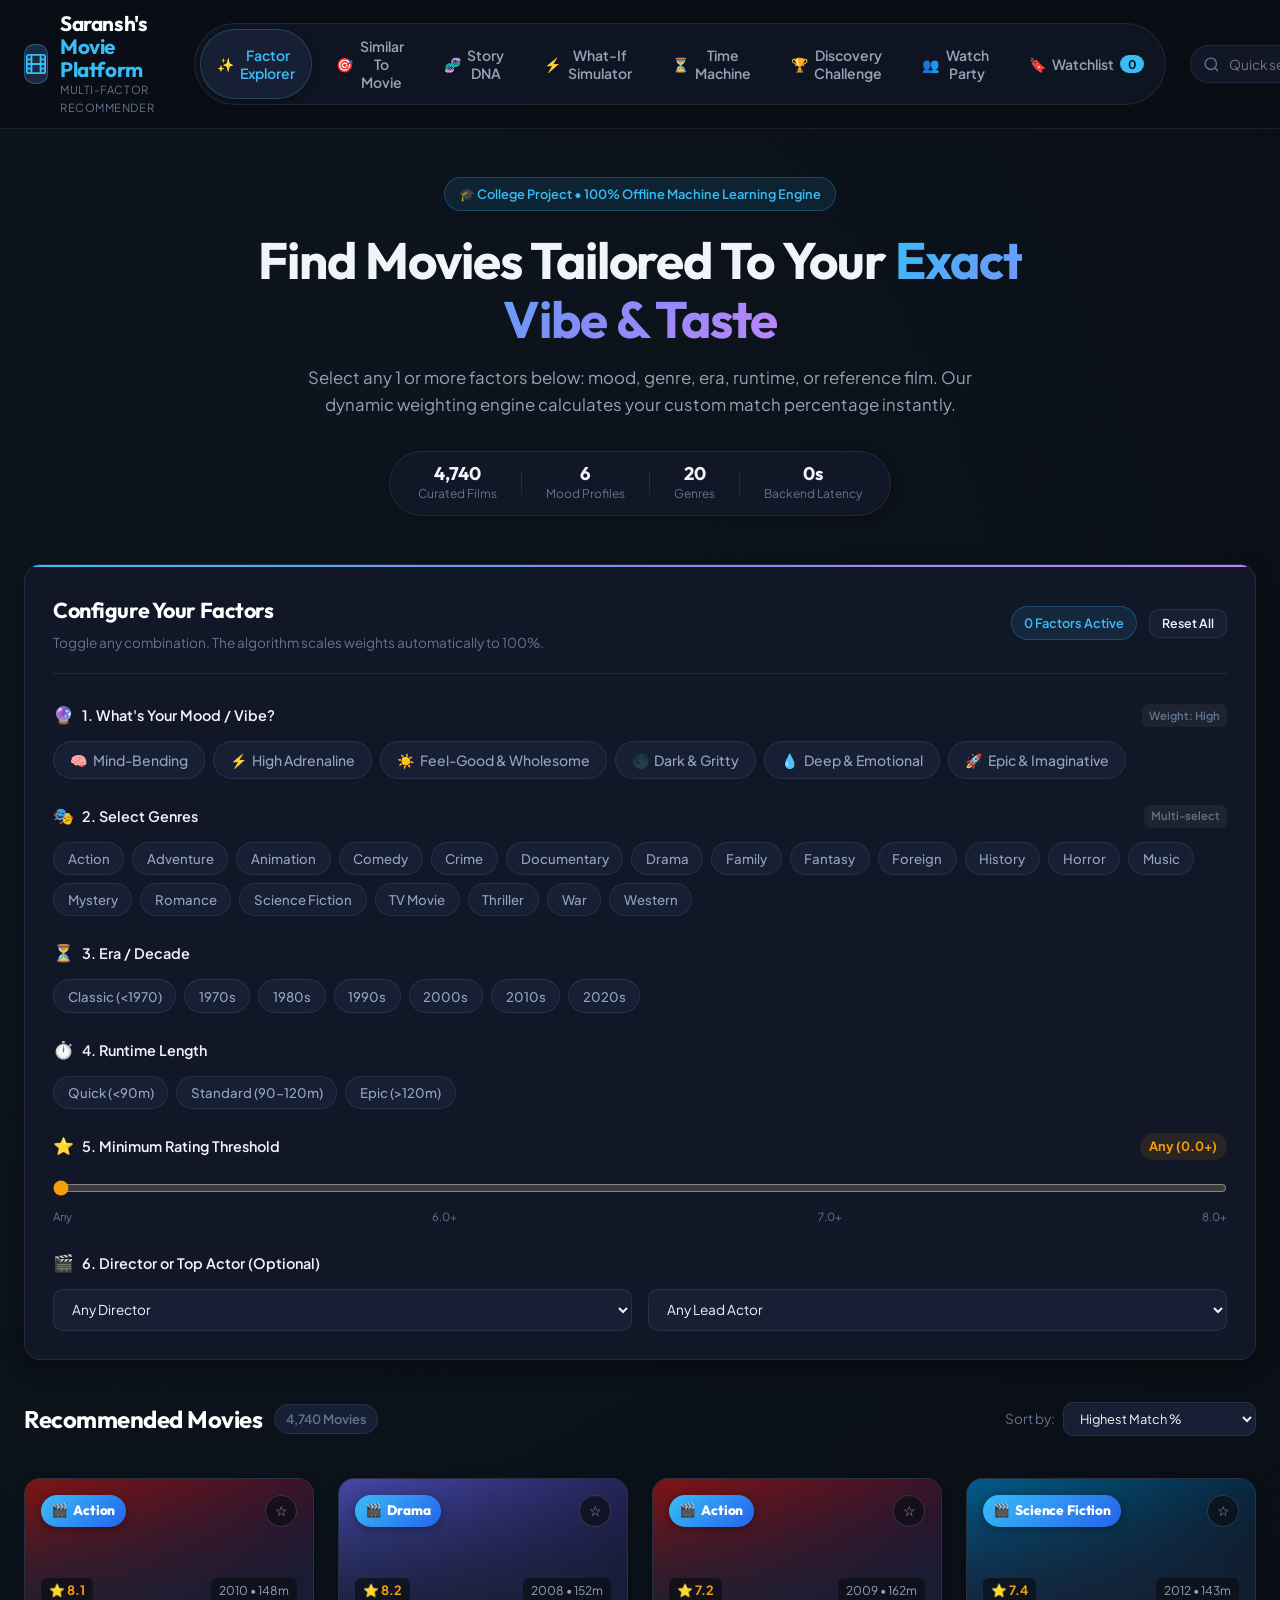
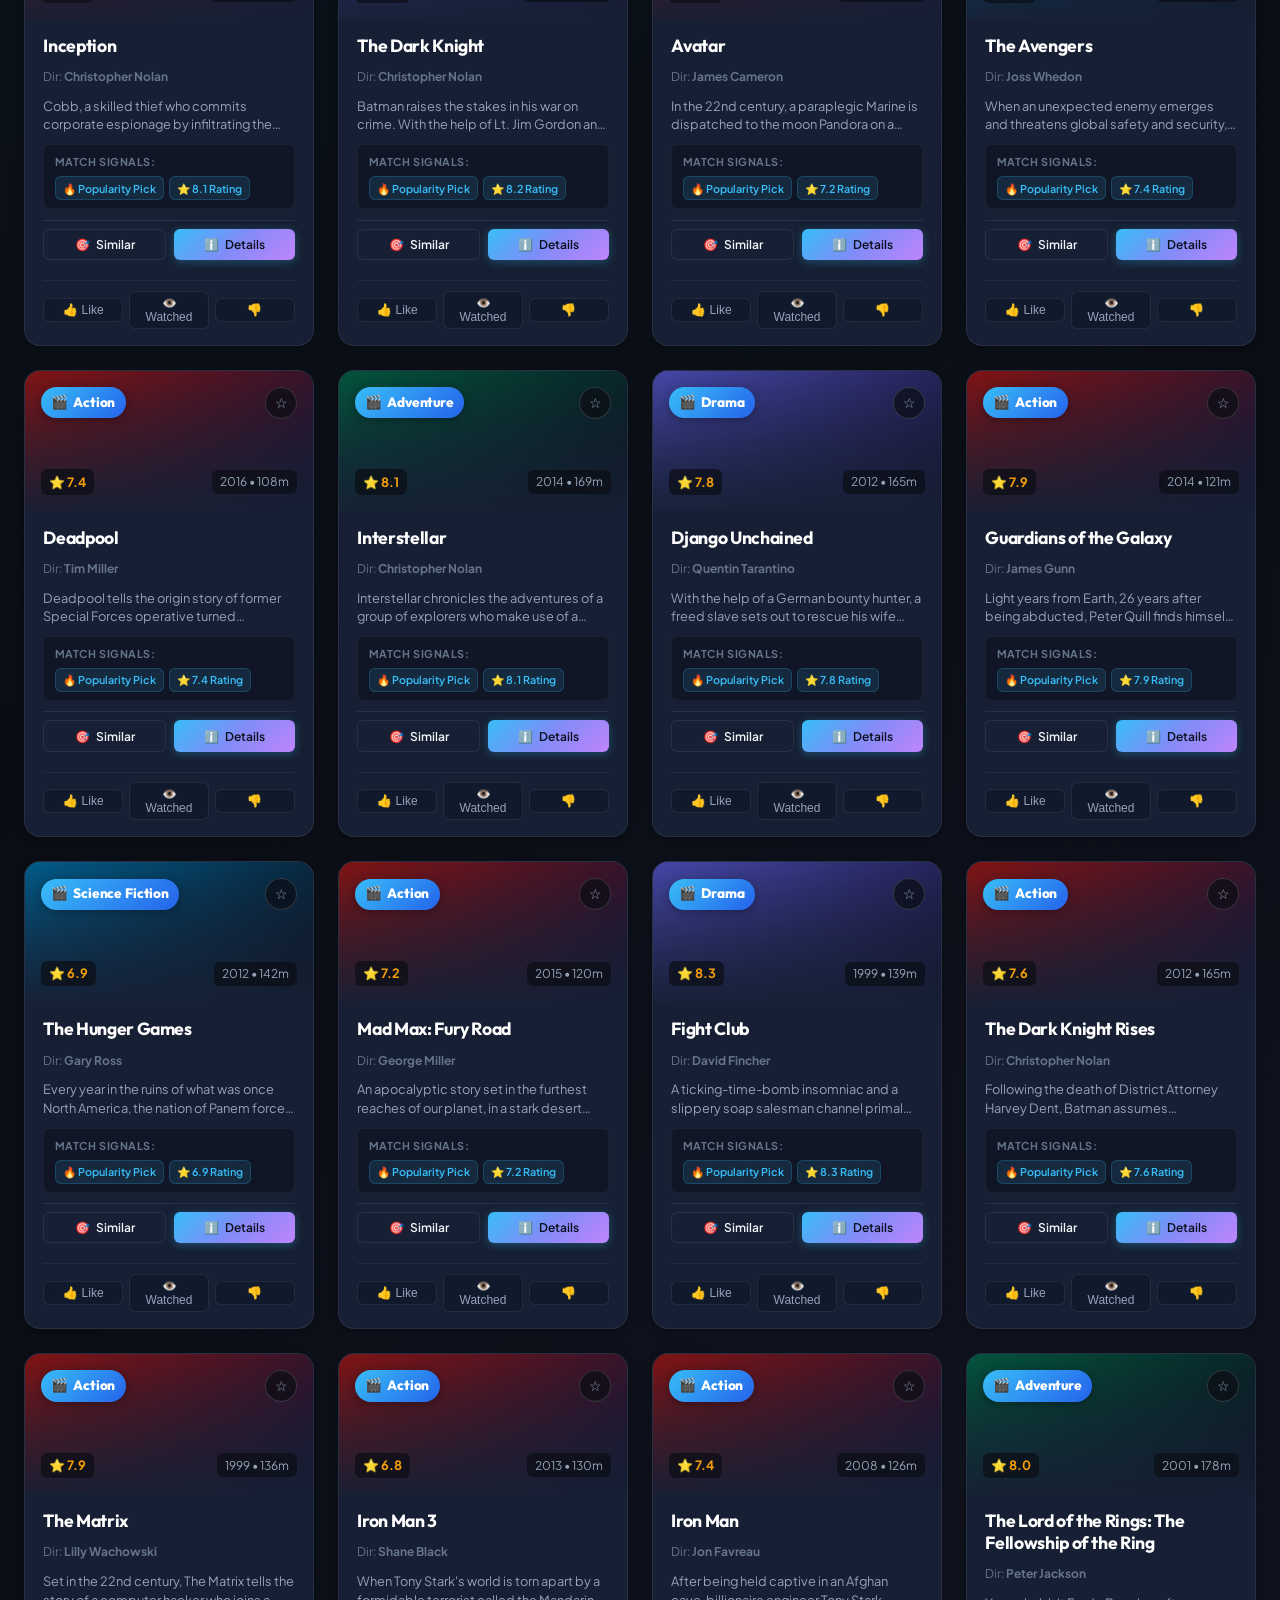
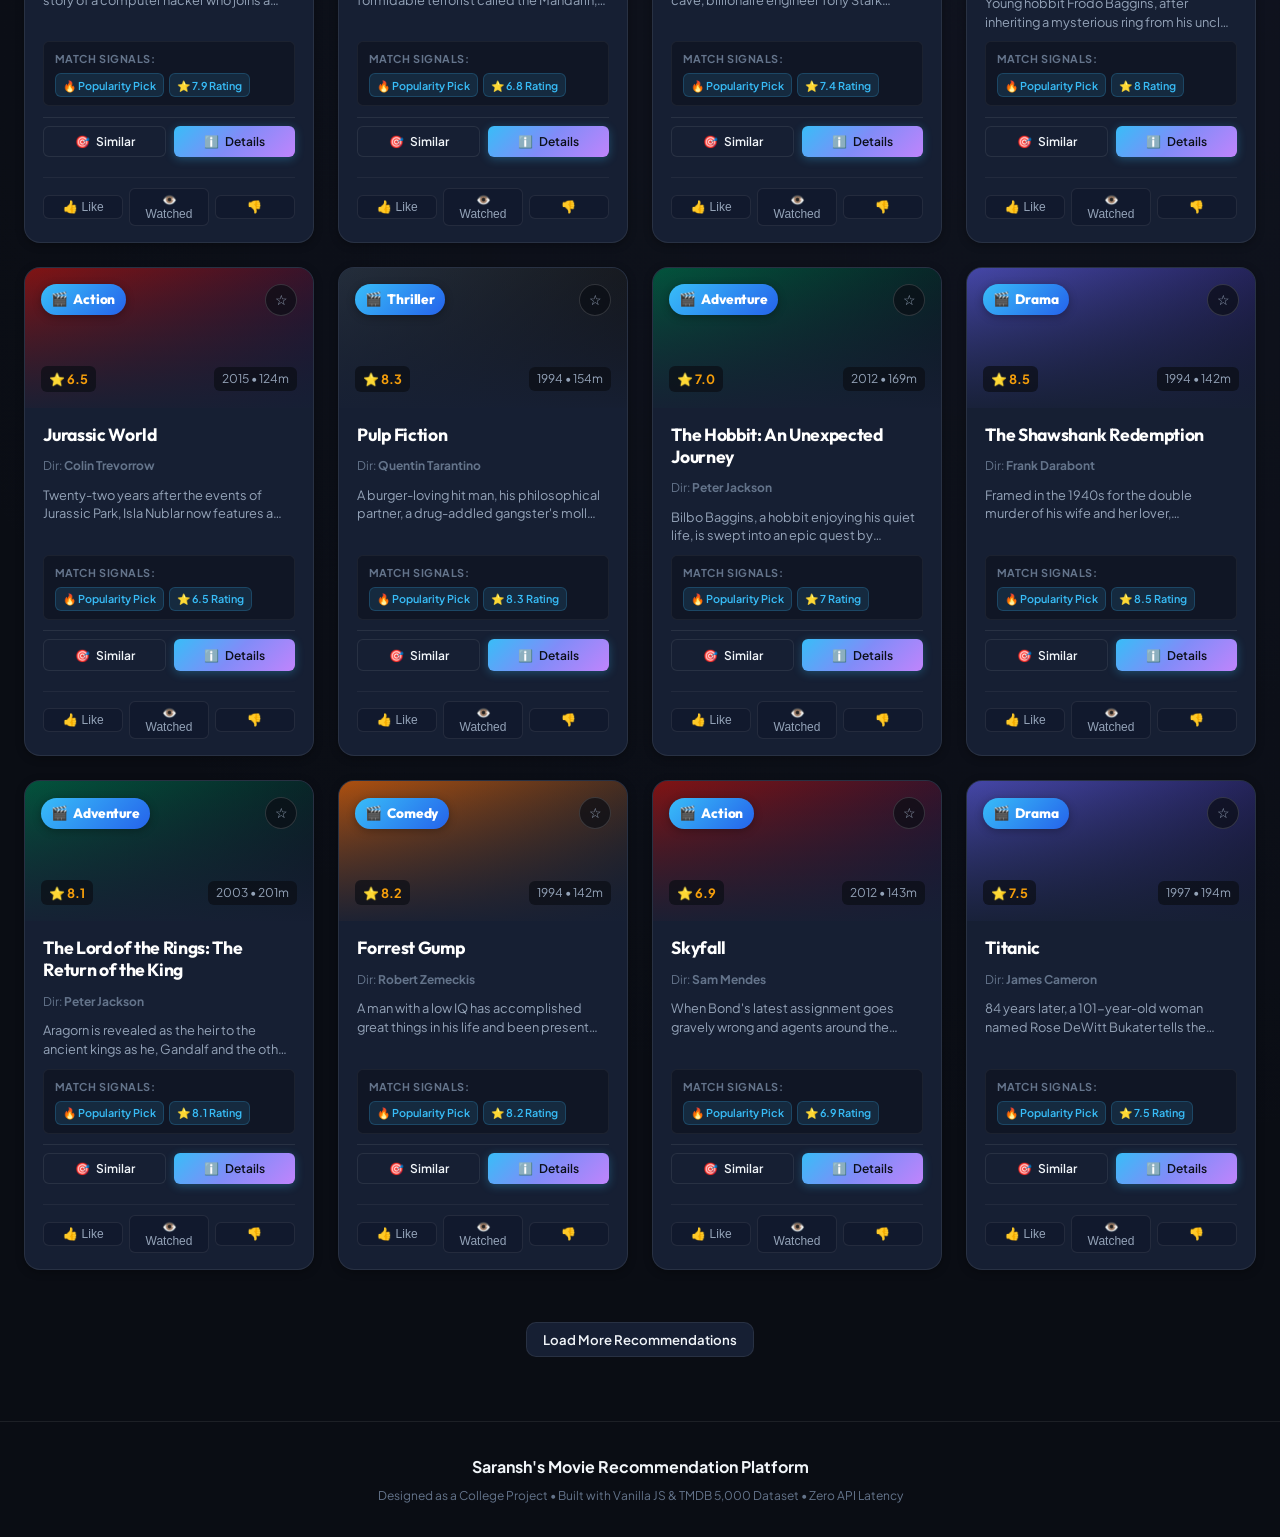
<file: index.html>
<!DOCTYPE html>
<html lang="en">
<head>
  <meta charset="UTF-8">
  <meta name="viewport" content="width=device-width, initial-scale=1.0">
  <title>Saransh's Movie Recommendation Platform — Smart Multi-Factor Recommender</title>
  <meta name="description" content="Discover movies using personalized multi-factor recommendation engine. Filter by vibe, genres, era, runtime, and seed films.">
  <!-- Google Fonts -->
  <link rel="preconnect" href="https://fonts.googleapis.com">
  <link rel="preconnect" href="https://fonts.gstatic.com" crossorigin>
  <link href="https://fonts.googleapis.com/css2?family=Outfit:wght@300;400;500;600;700;800&family=Plus+Jakarta+Sans:wght@400;500;600;700&display=swap" rel="stylesheet">
  <link rel="stylesheet" href="styles.css">
</head>
<body>
  <!-- Header / Navigation -->
  <header class="navbar">
    <div class="nav-container">
      <div class="brand" id="brandLogo">
        <div class="brand-icon">
          <svg viewBox="0 0 24 24" fill="none" stroke="currentColor" stroke-width="2" stroke-linecap="round" stroke-linejoin="round">
            <rect x="2" y="2" width="20" height="20" rx="2.18" ry="2.18"></rect>
            <line x1="7" y1="2" x2="7" y2="22"></line>
            <line x1="17" y1="2" x2="17" y2="22"></line>
            <line x1="2" y1="12" x2="22" y2="12"></line>
            <line x1="2" y1="7" x2="7" y2="7"></line>
            <line x1="2" y1="17" x2="7" y2="17"></line>
            <line x1="17" y1="17" x2="22" y2="17"></line>
            <line x1="17" y1="7" x2="22" y2="7"></line>
          </svg>
        </div>
        <div class="brand-text">
          <span class="brand-title">Saransh's <span class="accent-text">Movie Platform</span></span>
          <span class="brand-tag">Multi-Factor Recommender</span>
        </div>
      </div>

      <nav class="nav-tabs">
        <button class="nav-tab active" data-tab="explorer" id="tabExplorerBtn">
          <span class="tab-icon">✨</span> Factor Explorer
        </button>
        <button class="nav-tab" data-tab="seed" id="tabSeedBtn">
          <span class="tab-icon">🎯</span> Similar To Movie
        </button>
        <button class="nav-tab" data-tab="storydna" id="tabStoryDnaBtn">
          <span class="tab-icon">🧬</span> Story DNA
        </button>
        <button class="nav-tab" data-tab="simulator" id="tabSimulatorBtn">
          <span class="tab-icon">⚡</span> What-If Simulator
        </button>
        <button class="nav-tab" data-tab="timemachine" id="tabTimeMachineBtn">
          <span class="tab-icon">⏳</span> Time Machine
        </button>
        <button class="nav-tab" data-tab="challenge" id="tabChallengeBtn">
          <span class="tab-icon">🏆</span> Discovery Challenge
        </button>
        <button class="nav-tab" data-tab="consensus" id="tabConsensusBtn">
          <span class="tab-icon">👥</span> Watch Party
        </button>
        <button class="nav-tab" data-tab="watchlist" id="tabWatchlistBtn">
          <span class="tab-icon">🔖</span> Watchlist <span class="badge" id="watchlistCount">0</span>
        </button>
      </nav>

      <div class="nav-search">
        <div class="search-input-wrapper">
          <svg class="search-icon" viewBox="0 0 24 24" fill="none" stroke="currentColor" stroke-width="2">
            <circle cx="11" cy="11" r="8"></circle>
            <line x1="21" y1="21" x2="16.65" y2="16.65"></line>
          </svg>
          <input type="text" id="globalSearchInput" placeholder="Quick search 4,700+ movies..." autocomplete="off">
          <button id="clearSearchBtn" class="clear-btn" style="display: none;">&times;</button>
        </div>
        <div class="search-dropdown" id="searchDropdown"></div>
      </div>
    </div>
  </header>

  <!-- Hero Banner -->
  <section class="hero-banner">
    <div class="hero-content">
      <div class="hero-badge">🎓 College Project • 100% Offline Machine Learning Engine</div>
      <h1 class="hero-title">Find Movies Tailored To Your <span class="gradient-text">Exact Vibe & Taste</span></h1>
      <p class="hero-desc">
        Select any 1 or more factors below: mood, genre, era, runtime, or reference film. Our dynamic weighting engine calculates your custom match percentage instantly.
      </p>
      <div class="hero-stats">
        <div class="stat-item"><strong id="totalMoviesCount">4,740</strong><span>Curated Films</span></div>
        <div class="stat-divider"></div>
        <div class="stat-item"><strong>6</strong><span>Mood Profiles</span></div>
        <div class="stat-divider"></div>
        <div class="stat-item"><strong>20</strong><span>Genres</span></div>
        <div class="stat-divider"></div>
        <div class="stat-item"><strong>0s</strong><span>Backend Latency</span></div>
      </div>
    </div>
  </section>

  <!-- Main App Container -->
  <main class="main-container">
    
    <!-- VIEW 1: FACTOR EXPLORER -->
    <section id="explorerView" class="view-panel active">
      <div class="controls-card">
        <div class="controls-header">
          <div class="controls-title-group">
            <h2 class="section-title">Configure Your Factors</h2>
            <p class="section-subtitle">Toggle any combination. The algorithm scales weights automatically to 100%.</p>
          </div>
          <div class="controls-actions">
            <span class="active-factors-counter" id="activeFactorsBadge">0 Factors Active</span>
            <button class="btn btn-secondary btn-sm" id="resetFiltersBtn">Reset All</button>
          </div>
        </div>

        <div class="factors-grid">
          <!-- Factor 1: Mood / Vibe -->
          <div class="factor-group factor-moods">
            <label class="factor-label">
              <span class="factor-icon">🔮</span>
              <span>1. What's Your Mood / Vibe?</span>
              <span class="factor-tag">Weight: High</span>
            </label>
            <div class="chips-container" id="moodChipsContainer">
              <!-- Rendered via JS -->
            </div>
          </div>

          <!-- Factor 2: Genres -->
          <div class="factor-group factor-genres">
            <label class="factor-label">
              <span class="factor-icon">🎭</span>
              <span>2. Select Genres</span>
              <span class="factor-tag">Multi-select</span>
            </label>
            <div class="chips-container" id="genreChipsContainer">
              <!-- Rendered via JS -->
            </div>
          </div>

          <!-- Factor 3: Decade / Era -->
          <div class="factor-group factor-era">
            <label class="factor-label">
              <span class="factor-icon">⏳</span>
              <span>3. Era / Decade</span>
            </label>
            <div class="chips-container" id="decadeChipsContainer">
              <!-- Rendered via JS -->
            </div>
          </div>

          <!-- Factor 4: Runtime -->
          <div class="factor-group factor-runtime">
            <label class="factor-label">
              <span class="factor-icon">⏱️</span>
              <span>4. Runtime Length</span>
            </label>
            <div class="chips-container" id="runtimeChipsContainer">
              <!-- Rendered via JS -->
            </div>
          </div>

          <!-- Factor 5: Minimum Rating Slider -->
          <div class="factor-group factor-rating">
            <div class="slider-header">
              <label class="factor-label">
                <span class="factor-icon">⭐</span>
                <span>5. Minimum Rating Threshold</span>
              </label>
              <span class="slider-val-badge" id="ratingValDisplay">Any (0.0+)</span>
            </div>
            <div class="slider-container">
              <input type="range" id="minRatingSlider" min="0" max="8.5" step="0.5" value="0">
              <div class="slider-scale">
                <span>Any</span>
                <span>6.0+</span>
                <span>7.0+</span>
                <span>8.0+</span>
              </div>
            </div>
          </div>

          <!-- Factor 6: Director or Lead Actor -->
          <div class="factor-group factor-crew">
            <label class="factor-label">
              <span class="factor-icon">🎬</span>
              <span>6. Director or Top Actor (Optional)</span>
            </label>
            <div class="crew-selects-row">
              <select id="directorSelect" class="custom-select">
                <option value="">Any Director</option>
              </select>
              <select id="actorSelect" class="custom-select">
                <option value="">Any Lead Actor</option>
              </select>
            </div>
          </div>
        </div>
      </div>
    </section>

    <!-- VIEW 2: SEED MOVIE RECOMMENDER -->
    <section id="seedView" class="view-panel">
      <div class="controls-card seed-controls-card">
        <div class="controls-header">
          <div class="controls-title-group">
            <h2 class="section-title">"More Like This" Seed Recommender</h2>
            <p class="section-subtitle">Pick any movie, then customize which specific factors to match against.</p>
          </div>
        </div>

        <!-- Seed Movie Selector Input -->
        <div class="seed-search-box">
          <label class="factor-label">
            <span class="factor-icon">🔍</span> Search & Choose Reference Movie:
          </label>
          <div class="search-input-wrapper seed-input-wrapper">
            <input type="text" id="seedSearchInput" placeholder="Type a movie title (e.g., Inception, The Matrix, Pulp Fiction)...">
            <div class="search-dropdown" id="seedSearchDropdown"></div>
          </div>
          <div class="popular-seeds">
            <span>Or try popular picks:</span>
            <button class="seed-pill-btn" data-id="27205">Inception</button>
            <button class="seed-pill-btn" data-id="155">The Dark Knight</button>
            <button class="seed-pill-btn" data-id="157336">Interstellar</button>
            <button class="seed-pill-btn" data-id="680">Pulp Fiction</button>
            <button class="seed-pill-btn" data-id="13">Forrest Gump</button>
            <button class="seed-pill-btn" data-id="14160">Up</button>
          </div>
        </div>

        <!-- Active Seed Preview + Factor Toggles -->
        <div class="seed-active-container" id="seedActiveContainer" style="display: none;">
          <div class="seed-movie-card" id="seedMoviePreview">
            <!-- Injected via JS -->
          </div>

          <div class="seed-factors-box">
            <div class="seed-factors-header">
              <h3>Match Based On Which Factors?</h3>
              <p>Check or uncheck factors to customize the similarity calculation:</p>
            </div>
            <div class="seed-checkboxes-grid">
              <label class="seed-checkbox-label">
                <input type="checkbox" id="seedOptMood" checked>
                <span class="custom-chk"></span>
                <span class="chk-text"><strong>Mood & Vibe Match</strong> <small>(Tone and emotional feel)</small></span>
              </label>

              <label class="seed-checkbox-label">
                <input type="checkbox" id="seedOptGenres" checked>
                <span class="custom-chk"></span>
                <span class="chk-text"><strong>Shared Genres</strong> <small>(Category alignment)</small></span>
              </label>

              <label class="seed-checkbox-label">
                <input type="checkbox" id="seedOptKeywords" checked>
                <span class="custom-chk"></span>
                <span class="chk-text"><strong>Plot Themes & Keywords</strong> <small>(Story concepts)</small></span>
              </label>

              <label class="seed-checkbox-label">
                <input type="checkbox" id="seedOptDirector" checked>
                <span class="custom-chk"></span>
                <span class="chk-text"><strong>Same Director</strong> <small id="seedDirectorName">(Director)</small></span>
              </label>

              <label class="seed-checkbox-label">
                <input type="checkbox" id="seedOptCast">
                <span class="custom-chk"></span>
                <span class="chk-text"><strong>Shared Lead Actor</strong> <small>(Star power)</small></span>
              </label>

              <label class="seed-checkbox-label">
                <input type="checkbox" id="seedOptEra">
                <span class="custom-chk"></span>
                <span class="chk-text"><strong>Same Era / Decade</strong> <small id="seedEraName">(Decade)</small></span>
              </label>

              <label class="seed-checkbox-label">
                <input type="checkbox" id="seedOptRuntime">
                <span class="custom-chk"></span>
                <span class="chk-text"><strong>Similar Runtime</strong> <small id="seedRuntimeName">(Length)</small></span>
              </label>
            </div>
          </div>
        </div>
      </div>
    </section>

    <!-- VIEW 3: STORY DNA FINDER -->
    <section id="storyDnaView" class="view-panel">
      <div class="controls-card story-dna-controls-card">
        <div class="controls-header">
          <div class="controls-title-group">
            <div class="feature-tag-badge">Narrative Architecture • Min-Heap O(N log K) Extraction</div>
            <h2 class="section-title">🧬 Story DNA Finder</h2>
            <p class="section-subtitle">
              Discover films by how stories are crafted: narrative twists, non-linear chronologies, psychological depth, and thematic style rather than genres alone.
            </p>
          </div>
          <div class="controls-actions">
            <span class="active-factors-counter" id="storyDnaActiveBadge">0 Traits Selected</span>
            <button class="btn btn-secondary btn-sm" id="resetStoryDnaBtn">Reset Traits</button>
          </div>
        </div>

        <!-- Presets Row -->
        <div class="story-dna-presets-row">
          <span class="preset-label">Narrative Presets:</span>
          <button class="preset-chip-btn" data-preset="mindbending">🌀 Mind-Bending Enigma</button>
          <button class="preset-chip-btn" data-preset="character">🦋 Character Transformation</button>
          <button class="preset-chip-btn" data-preset="hyperlink">🔀 Intertwined Storylines</button>
          <button class="preset-chip-btn" data-preset="slowburn">🕯️ Atmosphere & Psychological Depth</button>
        </div>

        <!-- Story DNA Factor Filters (Combine Narrative Traits with Genres, Era & Rating) -->
        <div class="factor-filters-panel story-factor-filters-panel">
          <div class="factor-filters-header">
            <span class="factor-filters-title">🎯 Combine Narrative Traits with Factors (Optional):</span>
            <span class="factor-filters-hint">Filter narrative matches by genre, era, or minimum rating</span>
          </div>

          <div class="factor-filters-row">
            <!-- Genre Factor Selector -->
            <div class="filter-subgroup">
              <label class="filter-sublabel">🎭 Genre Factor:</label>
              <div class="filter-chips-wrap" id="storyDnaGenreChips">
                <button class="filter-chip active" data-genre="">All Genres</button>
                <button class="filter-chip" data-genre="Science Fiction">Sci-Fi</button>
                <button class="filter-chip" data-genre="Thriller">Thriller</button>
                <button class="filter-chip" data-genre="Drama">Drama</button>
                <button class="filter-chip" data-genre="Mystery">Mystery</button>
                <button class="filter-chip" data-genre="Action">Action</button>
                <button class="filter-chip" data-genre="Crime">Crime</button>
                <button class="filter-chip" data-genre="Horror">Horror</button>
                <button class="filter-chip" data-genre="Romance">Romance</button>
              </div>
            </div>

            <!-- Era / Decade Factor Selector -->
            <div class="filter-subgroup">
              <label class="filter-sublabel">⏳ Era / Decade Factor:</label>
              <div class="filter-chips-wrap" id="storyDnaEraChips">
                <button class="filter-chip active" data-era="">All Eras</button>
                <button class="filter-chip" data-era="2020s">2020s</button>
                <button class="filter-chip" data-era="2010s">2010s</button>
                <button class="filter-chip" data-era="2000s">2000s</button>
                <button class="filter-chip" data-era="1990s">1990s</button>
                <button class="filter-chip" data-era="classics">Classics</button>
              </div>
            </div>

            <!-- Rating Factor Selector -->
            <div class="filter-subgroup">
              <label class="filter-sublabel">⭐ Min Rating Factor:</label>
              <div class="filter-chips-wrap" id="storyDnaRatingChips">
                <button class="filter-chip active" data-rating="0">Any Rating</button>
                <button class="filter-chip" data-rating="7.0">7.0+ ⭐</button>
                <button class="filter-chip" data-rating="7.5">7.5+ ⭐</button>
                <button class="filter-chip" data-rating="8.0">8.0+ ⭐</button>
              </div>
            </div>
          </div>
        </div>

        <!-- Traits Selection Grid -->
        <div class="story-traits-grid" id="storyTraitsGrid">
          <!-- Injected via JS -->
        </div>

        <!-- Find Button -->
        <div class="story-dna-actions-bar">
          <button class="btn btn-primary btn-lg" id="runStoryDnaBtn">
            <span>✨</span> Calculate Story DNA Recommendations
          </button>
        </div>
      </div>

      <!-- Story DNA Results -->
      <div class="story-dna-results-container" id="storyDnaResultsContainer" style="display: none;">
        <div class="results-header">
          <div class="results-info">
            <h3 class="results-title">Narrative Architecture Matches</h3>
            <span class="results-count-badge" id="storyDnaCountBadge">0 Films</span>
          </div>
          <p class="results-subtext" id="storyDnaSummaryText"></p>
        </div>
        <div class="movies-grid" id="storyDnaMoviesGrid"></div>
      </div>
    </section>

    <!-- VIEW 4: WHAT-IF RECOMMENDATION SIMULATOR -->
    <section id="simulatorView" class="view-panel">
      <div class="controls-card simulator-controls-card">
        <div class="controls-header">
          <div class="controls-title-group">
            <div class="feature-tag-badge">Interactive Simulation • Isolated Sandbox Engine</div>
            <h2 class="section-title">⚡ What-If Recommendation Simulator</h2>
            <p class="section-subtitle">
              Experiment freely with hypothetical tastes. Observe immediate side-by-side shifts against your current Top 10 without modifying your saved settings.
            </p>
          </div>
          <div class="controls-actions">
            <button class="btn btn-primary btn-sm" id="applySimulationBtn">Apply to Explorer</button>
            <button class="btn btn-secondary btn-sm" id="resetSimulationBtn">Reset Simulation</button>
          </div>
        </div>

        <!-- Scenario Pills -->
        <div class="simulator-scenarios-box">
          <span class="scenario-label">Try a "What-If" Scenario:</span>
          <div class="scenarios-pill-row">
            <button class="scenario-btn" data-scenario="suspense">
              <span>🔍</span> "What if I want more suspense?"
            </button>
            <button class="scenario-btn" data-scenario="shorter">
              <span>⏱️</span> "What if I prefer shorter movies?"
            </button>
            <button class="scenario-btn" data-scenario="hiddengems">
              <span>💎</span> "What if I want highly rated hidden gems?"
            </button>
            <button class="scenario-btn" data-scenario="different">
              <span>🚀</span> "What if I want something completely different?"
            </button>
          </div>
        </div>

        <!-- Interactive Sandbox Controls -->
        <div class="simulator-controls-grid">
          <div class="sim-control-group">
            <label class="factor-label"><span class="factor-icon">🎭</span> Simulated Genres:</label>
            <div class="chips-container sim-chips" id="simGenreChips"></div>
          </div>

          <div class="sim-control-group">
            <label class="factor-label"><span class="factor-icon">🔮</span> Simulated Vibe / Mood:</label>
            <div class="chips-container sim-chips" id="simMoodChips"></div>
          </div>

          <div class="sim-control-group">
            <div class="slider-header">
              <label class="factor-label"><span class="factor-icon">⭐</span> Min Rating Importance:</label>
              <span class="slider-val-badge" id="simRatingDisplay">Any (0.0+)</span>
            </div>
            <input type="range" id="simRatingSlider" min="0" max="8.5" step="0.5" value="0">
          </div>

          <div class="sim-control-group">
            <label class="factor-label"><span class="factor-icon">⏱️</span> Runtime Preference:</label>
            <div class="chips-container sim-chips" id="simRuntimeChips"></div>
          </div>

          <div class="sim-control-group">
            <label class="factor-label"><span class="factor-icon">⏳</span> Era / Decade:</label>
            <div class="chips-container sim-chips" id="simDecadeChips"></div>
          </div>
        </div>
      </div>

      <!-- Side-by-Side Comparison Grid -->
      <div class="simulator-comparison-wrapper">
        <div class="comparison-summary-banner" id="comparisonSummaryBanner">
          <!-- Injected via JS -->
        </div>

        <div class="comparison-dual-grid">
          <!-- Left: Original Recommendations -->
          <div class="comparison-column original-column">
            <div class="comparison-column-header">
              <div class="column-badge original-badge">Baseline</div>
              <h3>Original Top 10</h3>
              <p>Based on your current active preferences</p>
            </div>
            <div class="comparison-cards-list" id="simOriginalCardsList"></div>
          </div>

          <!-- Right: What-If Recommendations -->
          <div class="comparison-column whatif-column">
            <div class="comparison-column-header">
              <div class="column-badge whatif-badge">Simulated</div>
              <h3>What-If Top 10</h3>
              <p>Immediate real-time projection</p>
            </div>
            <div class="comparison-cards-list" id="simWhatIfCardsList"></div>
          </div>
        </div>

        <!-- Displaced / Exited Titles Drawer -->
        <div class="exited-movies-drawer" id="simExitedDrawer" style="display: none;">
          <h4 class="drawer-title">🔻 Movies That Exited The Top 10 In This Simulation:</h4>
          <div class="exited-cards-grid" id="simExitedCardsGrid"></div>
        </div>
      </div>
    </section>

    <!-- VIEW 5: RECOMMENDATION TIME MACHINE -->
    <section id="timeMachineView" class="view-panel">
      <div class="controls-card time-machine-controls-card">
        <div class="controls-header">
          <div class="controls-title-group">
            <div class="feature-tag-badge">Taste Evolution • Temporal Dynamics • 100% Local Storage</div>
            <h2 class="section-title">⏳ Recommendation Time Machine</h2>
            <p class="section-subtitle">
              Inspect how your cinematic taste transforms across likes, dislikes, and watched films. All interaction data remains 100% private in this browser.
            </p>
          </div>
          <div class="controls-actions">
            <button class="btn btn-primary btn-sm" id="seedSampleHistoryBtn">⚡ Load Sample Taste History</button>
            <button class="btn btn-secondary btn-sm" id="clearHistoryBtn">Clear Stored History</button>
          </div>
        </div>

        <!-- Dynamic Taste Evolution Insight Banner -->
        <div class="trend-insight-card" id="trendInsightCard">
          <div class="trend-icon">📈</div>
          <div class="trend-content">
            <h4 class="trend-title">Personal Taste Evolution Insight</h4>
            <p class="trend-statement" id="trendInsightStatement">
              Record interactions (like, save, or mark watched on any film card) to unlock personal taste trend analysis.
            </p>
          </div>
        </div>

        <!-- Time Machine Factor & Temporal Controls -->
        <div class="factor-filters-panel time-machine-factor-filters-panel">
          <div class="factor-filters-header">
            <span class="factor-filters-title">⏳ Time Travel Factors & Era Controls:</span>
            <span class="factor-filters-hint">Travel to a cinematic era and blend historical taste memory with live factors</span>
          </div>

          <div class="factor-filters-row">
            <!-- Time Travel Era Factor -->
            <div class="filter-subgroup">
              <label class="filter-sublabel">🚀 Travel to Era / Decade Factor:</label>
              <div class="filter-chips-wrap" id="timeMachineEraChips">
                <button class="filter-chip active" data-era="">✨ All Time (Blended)</button>
                <button class="filter-chip" data-era="2020s">🔮 2020s Modern</button>
                <button class="filter-chip" data-era="2010s">📱 2010s Peak Cinema</button>
                <button class="filter-chip" data-era="2000s">💿 2000s Millennium</button>
                <button class="filter-chip" data-era="1990s">📼 1990s Golden Era</button>
                <button class="filter-chip" data-era="classics">🎞️ Pre-1990 Classics</button>
              </div>
            </div>

            <!-- Genre Affinity Focus Factor -->
            <div class="filter-subgroup">
              <label class="filter-sublabel">🎭 Focus Genre Factor:</label>
              <div class="filter-chips-wrap" id="timeMachineGenreChips">
                <button class="filter-chip active" data-genre="">Auto (Highest Affinity)</button>
                <button class="filter-chip" data-genre="Science Fiction">Sci-Fi</button>
                <button class="filter-chip" data-genre="Mystery">Mystery</button>
                <button class="filter-chip" data-genre="Drama">Drama</button>
                <button class="filter-chip" data-genre="Thriller">Thriller</button>
                <button class="filter-chip" data-genre="Action">Action</button>
                <button class="filter-chip" data-genre="Comedy">Comedy</button>
                <button class="filter-chip" data-genre="Romance">Romance</button>
              </div>
            </div>

            <!-- Historical Weight Influence Factor -->
            <div class="filter-subgroup">
              <label class="filter-sublabel">🧠 Historical Taste Weight Factor:</label>
              <div class="filter-chips-wrap" id="timeMachineWeightChips">
                <button class="filter-chip active" data-weight="0.7">High Memory (70%)</button>
                <button class="filter-chip" data-weight="0.4">Balanced (40%)</button>
                <button class="filter-chip" data-weight="0.9">Pure History (90%)</button>
              </div>
            </div>

            <!-- Min Rating Factor -->
            <div class="filter-subgroup">
              <label class="filter-sublabel">⭐ Quality Threshold Factor:</label>
              <div class="filter-chips-wrap" id="timeMachineRatingChips">
                <button class="filter-chip active" data-rating="0">Any Rating</button>
                <button class="filter-chip" data-rating="7.0">7.0+ ⭐</button>
                <button class="filter-chip" data-rating="7.5">7.5+ ⭐</button>
                <button class="filter-chip" data-rating="8.0">8.0+ ⭐</button>
              </div>
            </div>
          </div>
        </div>

        <!-- Taste Metrics Dashboard -->
        <div class="time-machine-metrics-grid">
          <div class="metric-card">
            <h4>🎭 Genre Affinity Radar</h4>
            <div class="affinity-bars-container" id="genreAffinitiesContainer">
              <p class="empty-hint">No genre preferences recorded yet.</p>
            </div>
          </div>

          <div class="metric-card">
            <h4>📊 Interaction History Summary</h4>
            <div class="interaction-stats-grid" id="interactionStatsGrid">
              <div class="stat-box">
                <span class="stat-number" id="statsLikedCount">0</span>
                <span class="stat-name">👍 Liked</span>
              </div>
              <div class="stat-box">
                <span class="stat-number" id="statsWatchedCount">0</span>
                <span class="stat-name">👁️ Watched</span>
              </div>
              <div class="stat-box">
                <span class="stat-number" id="statsDislikedCount">0</span>
                <span class="stat-name">👎 Disliked</span>
              </div>
              <div class="stat-box">
                <span class="stat-number" id="statsSavedCount">0</span>
                <span class="stat-name">🔖 Saved</span>
              </div>
            </div>
          </div>
        </div>
      </div>

      <!-- Personalized Historical Hybrid Recommendations -->
      <div class="time-machine-recs-section">
        <div class="results-header">
          <div class="results-info">
            <h3 class="results-title">Blended Historical Recommendations</h3>
            <span class="results-count-badge">Evolved Taste Profile</span>
          </div>
          <p class="results-subtext">Combining your current filters with historical genre affinities (Strictly excludes disliked & watched films).</p>
        </div>
        <div class="movies-grid" id="historicalRecsGrid"></div>
      </div>

      <!-- Dated Interaction Timeline -->
      <div class="timeline-section">
        <h3 class="timeline-heading">Chronological Interaction Timeline</h3>
        <div class="timeline-container" id="timelineContainer">
          <!-- Injected via JS -->
        </div>
      </div>
    </section>

    <!-- VIEW 6: MOVIE DISCOVERY CHALLENGE -->
    <section id="challengeView" class="view-panel">
      <div class="controls-card challenge-controls-card">
        <div class="controls-header">
          <div class="controls-title-group">
            <div class="feature-tag-badge">Gamified Exploration • Balanced Relevance & Novelty</div>
            <h2 class="section-title">🏆 Movie Discovery Challenge</h2>
            <p class="section-subtitle">
              Expand your cinematic boundaries. Complete personalized challenges, discover hidden masterpieces, and level up your cinephile rank.
            </p>
          </div>
          <div class="controls-actions">
            <button class="btn btn-secondary btn-sm" id="resetChallengesBtn">Reset Progress</button>
          </div>
        </div>

        <!-- Cinephile Level Profile Hero -->
        <div class="challenge-profile-hero">
          <div class="profile-hero-left">
            <div class="profile-avatar-badge" id="profileAvatarBadge">🏆</div>
            <div class="profile-title-group">
              <span class="profile-level-tag" id="profileLevelTag">Level 1 Critic</span>
              <h3 class="profile-rank-title" id="profileRankTitle">Cinema Novice</h3>
              <p class="profile-xp-text"><span id="profileXpCount">0</span> Total Exploration XP</p>
            </div>
          </div>
          <div class="profile-hero-right">
            <div class="profile-progress-bar-wrapper">
              <div class="profile-bar-labels">
                <span>Rank Progress</span>
                <span id="profileProgressPct">0%</span>
              </div>
              <div class="xp-progress-track">
                <div class="xp-progress-fill" id="xpProgressFill" style="width: 0%;"></div>
              </div>
            </div>
            <div class="profile-completed-stats">
              <span id="profileCompletedStat">0 / 6 Challenges Completed</span>
            </div>
          </div>
        </div>

        <!-- Challenges Grid -->
        <div class="challenges-cards-grid" id="challengesCardsGrid">
          <!-- Injected via JS -->
        </div>
      </div>

      <!-- Active Discovery Candidates Drawer -->
      <div class="challenge-candidates-drawer" id="challengeCandidatesDrawer" style="display: none;">
        <div class="results-header">
          <div class="results-info">
            <h3 class="results-title" id="activeChallengeTitle">Discovery Candidates</h3>
            <span class="results-count-badge" id="activeChallengeDifficultyBadge">Balanced Candidates</span>
          </div>
          <button class="btn btn-secondary btn-sm" id="closeChallengeDrawerBtn">&times; Close Discovery Panel</button>
        </div>
        <p class="results-subtext" id="activeChallengeDescText"></p>
        <div class="movies-grid" id="challengeCandidatesGrid"></div>
      </div>
    </section>

    <!-- VIEW 7: MULTI-PERSONA WATCH PARTY / GROUP CONSENSUS -->
    <section id="consensusView" class="view-panel">
      <div class="controls-card consensus-controls-card">
        <div class="controls-header">
          <div class="controls-title-group">
            <div class="feature-tag-badge">Multi-Persona Consensus • Max-Min Fairness O(N·F + N log K)</div>
            <h2 class="section-title">👥 Multi-Persona Watch Party</h2>
            <p class="section-subtitle">
              Watching together? Select the people in the room (or create custom friends). CineMatch uses Max-Min Fairness to find the ultimate common compromise movie where everyone stays happy!
            </p>
          </div>
          <div class="controls-actions">
            <span class="active-factors-counter" id="consensusPersonasCountBadge">2 People in Room</span>
            <button class="btn btn-secondary btn-sm" id="resetConsensusBtn">Reset Selection</button>
          </div>
        </div>

        <!-- Quick Combos Row -->
        <div class="consensus-combos-row">
          <span class="preset-label">Quick Watch Parties:</span>
          <button class="preset-chip-btn" data-party="date-night">👫 Date Night (Alex + Sam)</button>
          <button class="preset-chip-btn" data-party="roommates">🛋️ Roommates (Alex + Jordan + Morgan)</button>
          <button class="preset-chip-btn" data-party="family">👨‍👩‍👧 Family Movie Night (Alex + Taylor + Sam)</button>
          <button class="preset-chip-btn" data-party="all">🍿 The Whole Squad (Select All)</button>
        </div>

        <!-- Personas Grid -->
        <div class="personas-section-title-bar">
          <h3 class="personas-header-title">1. Select People in the Room</h3>
          <span class="section-hint">Click cards to toggle active participants</span>
        </div>
        <div class="personas-grid" id="consensusPersonasGrid">
          <!-- Injected via JS -->
        </div>

        <!-- Custom Person Creator Toggle -->
        <div class="custom-persona-toggle-wrapper">
          <button class="btn btn-secondary btn-sm" id="toggleAddCustomPersonaBtn">
            <span>➕</span> Add Custom Friend to the Room
          </button>
        </div>

        <!-- Custom Persona Creator Drawer (Collapsible) -->
        <div class="custom-persona-drawer" id="customPersonaDrawer" style="display: none;">
          <h4 class="custom-drawer-title">Add a New Friend / Custom Persona</h4>
          <div class="custom-persona-inputs-grid">
            <div class="form-group">
              <label for="customPersonName">Friend's Name:</label>
              <input type="text" id="customPersonName" class="custom-input" placeholder="e.g. Maya, Chris, Mom">
            </div>
            <div class="form-group">
              <label for="customPersonAvatar">Avatar / Emoji:</label>
              <select id="customPersonAvatar" class="custom-select">
                <option value="🍿">🍿 Popcorn</option>
                <option value="🍕">🍕 Pizza</option>
                <option value="👑">👑 Crown</option>
                <option value="🎸">🎸 Guitar</option>
                <option value="🐱">🐱 Cat</option>
                <option value="🐶">🐶 Dog</option>
                <option value="☕">☕ Coffee</option>
                <option value="🎬">🎬 Clapper</option>
              </select>
            </div>
            <div class="form-group">
              <label for="customPersonDislike">Dealbreaker Veto (Never recommend this genre):</label>
              <select id="customPersonDislike" class="custom-select">
                <option value="">None (Open to anything)</option>
                <option value="Horror">Horror (Hates jumpscares)</option>
                <option value="Romance">Romance (No cheesy love stories)</option>
                <option value="Animation">Animation (Prefers live action)</option>
                <option value="Science Fiction">Science Fiction (Dislikes sci-fi)</option>
                <option value="Action">Action (Dislikes violence)</option>
                <option value="Documentary">Documentary</option>
              </select>
            </div>
          </div>
          <div class="form-group">
            <label>Favorite Genres (Pick 1 to 4):</label>
            <div class="custom-genres-selector" id="customGenresSelector">
              <!-- Checkboxes injected via JS -->
            </div>
          </div>
          <div class="custom-persona-actions">
            <button class="btn btn-primary btn-sm" id="saveCustomPersonBtn">Add to Watch Party</button>
            <button class="btn btn-secondary btn-sm" id="cancelCustomPersonBtn">Cancel</button>
          </div>
        </div>

        <!-- Action / Strategy Bar -->
        <div class="consensus-actions-bar">
          <div class="strategy-selector-group">
            <label for="consensusStrategySelect">Fairness Algorithm:</label>
            <select id="consensusStrategySelect" class="custom-select">
              <option value="maxmin" selected>Max-Min Fairness (Compromise — Guarantees lowest person stays happy)</option>
              <option value="average">Majority Average (Utilitarian — Maximizes group total score)</option>
            </select>
          </div>
          <button class="btn btn-primary btn-lg" id="runConsensusBtn">
            <span>🎬</span> Find Common Compromise Movie
          </button>
        </div>
      </div>

      <!-- Consensus Results Container -->
      <div class="consensus-results-container" id="consensusResultsContainer" style="display: none;">
        <!-- Top Spotlight Winner -->
        <div class="consensus-winner-wrapper" id="consensusWinnerWrapper">
          <!-- Injected via JS -->
        </div>

        <!-- Alternative Runner-up Compromises -->
        <div class="consensus-runnersup-section">
          <div class="results-header">
            <div class="results-info">
              <h3 class="results-title">Alternative Group Compromises (Rank 2–5)</h3>
              <span class="results-count-badge">Pareto-Optimal Choices</span>
            </div>
            <p class="results-subtext">If the group wants other options, these films also maintain high multi-person satisfaction.</p>
          </div>
          <div class="consensus-runnersup-grid" id="consensusRunnersUpGrid">
            <!-- Injected via JS -->
          </div>
        </div>
      </div>

      <!-- Empty / Guidance State -->
      <div class="consensus-empty-state" id="consensusEmptyState" style="display: none;">
        <div class="empty-icon">👥</div>
        <h3>Select At Least 2 People</h3>
        <p>A watch party needs at least 2 people to find a compromise movie. Toggle at least 2 cards above!</p>
      </div>
    </section>

    <!-- VIEW 8: WATCHLIST -->
    <section id="watchlistView" class="view-panel">
      <div class="controls-card">
        <div class="controls-header">
          <div class="controls-title-group">
            <h2 class="section-title">My Bookmarked Watchlist</h2>
            <p class="section-subtitle">Movies saved in your browser storage. Never lose track of what to watch next.</p>
          </div>
          <div class="controls-actions">
            <button class="btn btn-secondary btn-sm" id="clearWatchlistBtn">Clear Watchlist</button>
          </div>
        </div>
      </div>
    </section>

    <!-- RESULTS SECTION (SHARED) -->
    <section class="results-section">
      <div class="results-header">
        <div class="results-info">
          <h2 class="results-title" id="resultsHeading">Recommended Movies</h2>
          <span class="results-count-badge" id="resultsCountBadge">Loading...</span>
        </div>
        <div class="results-sort">
          <label for="sortBySelect">Sort by:</label>
          <select id="sortBySelect" class="custom-select sort-select">
            <option value="match">Highest Match %</option>
            <option value="rating">Top Rated (IMDb/TMDB)</option>
            <option value="votes">Most Popular (Votes)</option>
            <option value="newest">Release Year (Newest)</option>
            <option value="oldest">Release Year (Oldest)</option>
          </select>
        </div>
      </div>

      <!-- Active Filter Pill Badges -->
      <div class="active-filter-pills" id="activeFilterPills"></div>

      <!-- Movie Cards Grid -->
      <div class="movies-grid" id="moviesGrid">
        <!-- Rendered via JS -->
      </div>

      <!-- Pagination / Load More -->
      <div class="pagination-container" id="paginationContainer" style="display: none;">
        <button class="btn btn-secondary" id="loadMoreBtn">Load More Recommendations</button>
      </div>

      <!-- Empty State -->
      <div class="empty-state" id="emptyState" style="display: none;">
        <div class="empty-icon">🎬</div>
        <h3>No Movies Found</h3>
        <p>Try loosening some factors or clearing strict rating/decade filters.</p>
        <button class="btn btn-primary" id="emptyResetBtn">Reset Filters</button>
      </div>
    </section>
  </main>

  <!-- Movie Details Modal -->
  <div class="modal-overlay" id="movieModal">
    <div class="modal-content">
      <button class="modal-close" id="modalCloseBtn">&times;</button>
      <div class="modal-body" id="modalBody">
        <!-- Rendered via JS -->
      </div>
    </div>
  </div>

  <!-- Toast Notification -->
  <div class="toast" id="toastNotification"></div>

  <!-- Footer -->
  <footer class="footer">
    <div class="footer-content">
      <p><strong>Saransh's Movie Recommendation Platform</strong></p>
      <p class="footer-sub">Designed as a College Project • Built with Vanilla JS & TMDB 5,000 Dataset • Zero API Latency</p>
    </div>
  </footer>

  <script src="dsa.js"></script>
  <script src="app.js"></script>
</body>
</html>
</file>
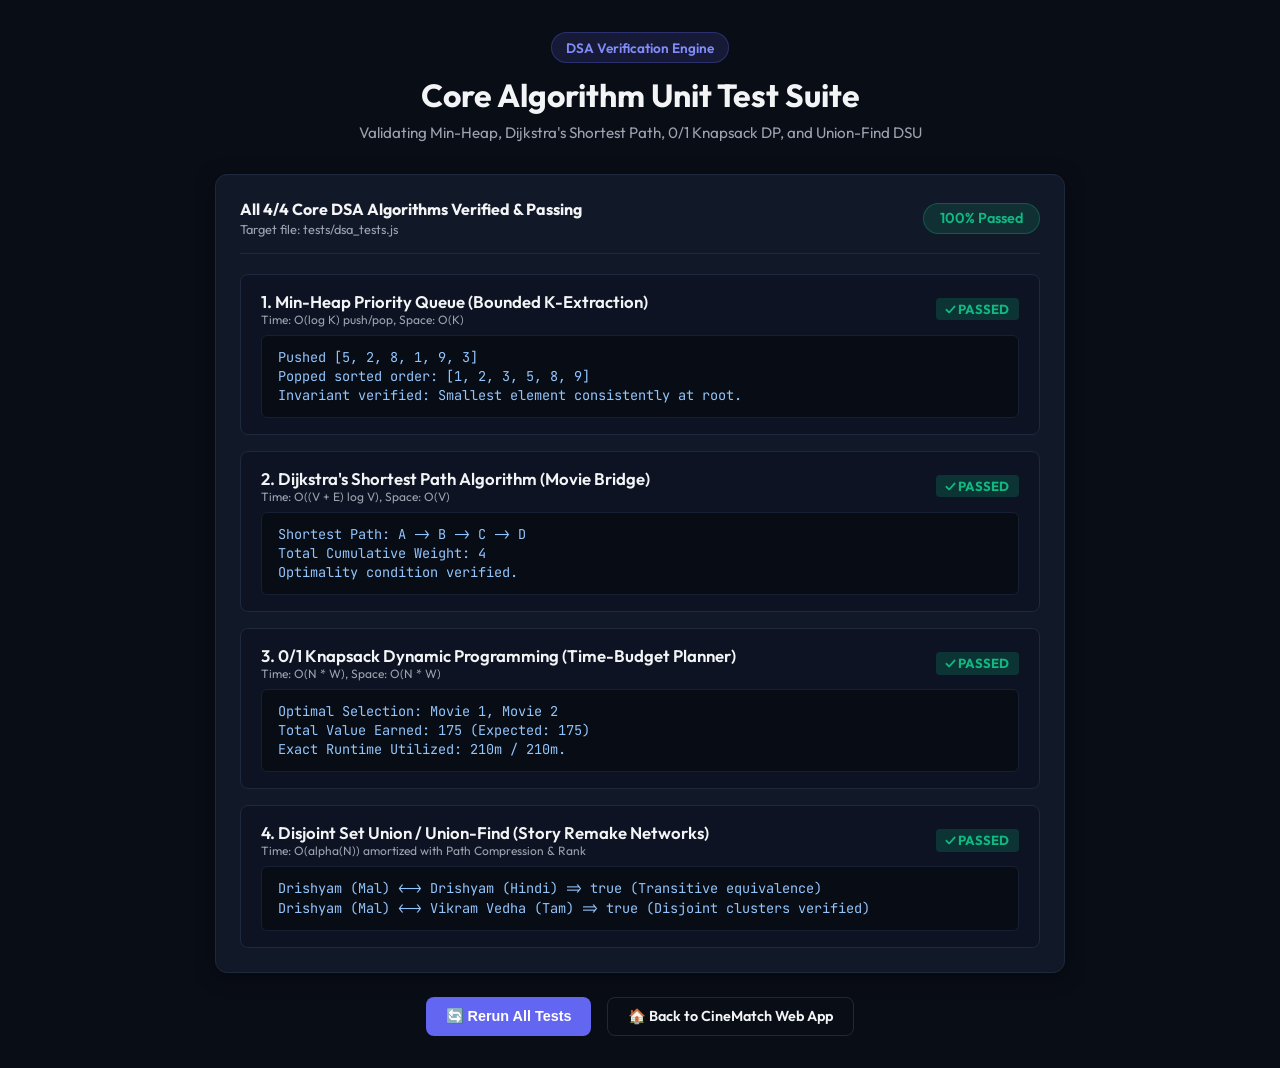
<file: tests/run_dsa_tests.html>
<!DOCTYPE html>
<html lang="en">
<head>
  <meta charset="UTF-8">
  <meta name="viewport" content="width=device-width, initial-scale=1.0">
  <title>CineMatch DSA Test Suite Runner</title>
  <link href="https://fonts.googleapis.com/css2?family=Outfit:wght@400;600;700&family=JetBrains+Mono:wght@400;600&display=swap" rel="stylesheet">
  <style>
    :root {
      --bg: #090d16;
      --card-bg: #111827;
      --border: #1f293d;
      --text: #f3f4f6;
      --text-muted: #9ca3af;
      --accent: #6366f1;
      --success: #10b981;
      --fail: #ef4444;
    }
    * { box-sizing: border-box; margin: 0; padding: 0; }
    body {
      background: var(--bg);
      color: var(--text);
      font-family: 'Outfit', sans-serif;
      padding: 2rem;
      min-height: 100vh;
      display: flex;
      flex-direction: column;
      align-items: center;
    }
    .container {
      width: 100%;
      max-width: 850px;
    }
    .header {
      margin-bottom: 2rem;
      text-align: center;
    }
    .badge {
      display: inline-block;
      padding: 0.35rem 0.85rem;
      background: rgba(99, 102, 241, 0.15);
      border: 1px solid rgba(99, 102, 241, 0.3);
      color: #818cf8;
      border-radius: 9999px;
      font-size: 0.85rem;
      font-weight: 600;
      margin-bottom: 0.75rem;
    }
    h1 { font-size: 2rem; font-weight: 700; margin-bottom: 0.5rem; }
    p.subtitle { color: var(--text-muted); font-size: 0.95rem; }
    .card {
      background: var(--card-bg);
      border: 1px solid var(--border);
      border-radius: 12px;
      padding: 1.5rem;
      margin-bottom: 1.5rem;
      box-shadow: 0 4px 20px rgba(0,0,0,0.4);
    }
    .summary-bar {
      display: flex;
      justify-content: space-between;
      align-items: center;
      padding-bottom: 1rem;
      border-bottom: 1px solid var(--border);
      margin-bottom: 1.25rem;
    }
    .status-pill {
      background: rgba(16, 185, 129, 0.15);
      color: var(--success);
      border: 1px solid rgba(16, 185, 129, 0.3);
      padding: 0.35rem 1rem;
      border-radius: 9999px;
      font-weight: 600;
      font-size: 0.9rem;
    }
    .test-list { display: flex; flex-direction: column; gap: 1rem; }
    .test-item {
      background: #0d1322;
      border: 1px solid var(--border);
      border-radius: 8px;
      padding: 1rem 1.25rem;
      transition: all 0.2s ease;
    }
    .test-item:hover { border-color: rgba(99, 102, 241, 0.5); }
    .test-header {
      display: flex;
      justify-content: space-between;
      align-items: center;
      margin-bottom: 0.5rem;
    }
    .test-title { font-weight: 600; font-size: 1.05rem; }
    .test-status {
      font-size: 0.82rem;
      font-weight: 700;
      padding: 0.2rem 0.6rem;
      border-radius: 4px;
    }
    .status-pass { background: rgba(16, 185, 129, 0.2); color: var(--success); }
    .status-fail { background: rgba(239, 68, 68, 0.2); color: var(--fail); }
    .test-console {
      font-family: 'JetBrains Mono', monospace;
      font-size: 0.85rem;
      background: #080c14;
      padding: 0.75rem 1rem;
      border-radius: 6px;
      color: #93c5fd;
      border: 1px solid #172033;
      white-space: pre-wrap;
      line-height: 1.4;
    }
    .nav-links {
      display: flex;
      gap: 1rem;
      justify-content: center;
      margin-top: 1.5rem;
    }
    .btn {
      padding: 0.6rem 1.25rem;
      border-radius: 8px;
      font-weight: 600;
      font-size: 0.9rem;
      text-decoration: none;
      cursor: pointer;
      display: inline-flex;
      align-items: center;
      gap: 0.5rem;
      transition: all 0.2s;
    }
    .btn-primary { background: var(--accent); color: white; border: none; }
    .btn-primary:hover { background: #4f46e5; transform: translateY(-1px); }
    .btn-secondary { background: transparent; border: 1px solid var(--border); color: var(--text); }
    .btn-secondary:hover { border-color: var(--accent); }
  </style>
</head>
<body>
  <div class="container">
    <div class="header">
      <span class="badge">DSA Verification Engine</span>
      <h1>Core Algorithm Unit Test Suite</h1>
      <p class="subtitle">Validating Min-Heap, Dijkstra's Shortest Path, 0/1 Knapsack DP, and Union-Find DSU</p>
    </div>

    <div class="card">
      <div class="summary-bar">
        <div>
          <strong id="passSummaryText">Running DSA unit tests...</strong>
          <span style="display:block; font-size:0.8rem; color:var(--text-muted); margin-top:2px;">Target file: tests/dsa_tests.js</span>
        </div>
        <div class="status-pill" id="globalStatus">Executing</div>
      </div>

      <div class="test-list" id="testList">
        <!-- Dynamically populated -->
      </div>
    </div>

    <div class="nav-links">
      <button class="btn btn-primary" onclick="rerunTests()">🔄 Rerun All Tests</button>
      <a href="/" class="btn btn-secondary">🏠 Back to CineMatch Web App</a>
    </div>
  </div>

  <script src="dsa_tests.js"></script>
  <script>
    function renderVisualTests() {
      const list = document.getElementById('testList');
      list.innerHTML = '';

      const tests = [
        {
          id: 'test-minheap',
          name: '1. Min-Heap Priority Queue (Bounded K-Extraction)',
          complexity: 'Time: O(log K) push/pop, Space: O(K)',
          run: () => {
            const pq = new MinHeap();
            [5, 2, 8, 1, 9, 3].forEach(x => pq.push(x));
            const sorted = [];
            while (!pq.isEmpty()) sorted.push(pq.pop());
            const ok = JSON.stringify(sorted) === JSON.stringify([1, 2, 3, 5, 8, 9]);
            return { ok, log: `Pushed [5, 2, 8, 1, 9, 3]\nPopped sorted order: [${sorted.join(', ')}]\nInvariant verified: Smallest element consistently at root.` };
          }
        },
        {
          id: 'test-dijkstra',
          name: "2. Dijkstra's Shortest Path Algorithm (Movie Bridge)",
          complexity: 'Time: O((V + E) log V), Space: O(V)',
          run: () => {
            const graph = new Map();
            graph.set('A', [{ node: 'B', weight: 1 }, { node: 'C', weight: 4 }]);
            graph.set('B', [{ node: 'C', weight: 2 }, { node: 'D', weight: 5 }]);
            graph.set('C', [{ node: 'D', weight: 1 }]);
            graph.set('D', []);
            const res = dijkstraShortestPath(graph, 'A', node => node === 'D');
            const ok = JSON.stringify(res.path) === JSON.stringify(['A', 'B', 'C', 'D']) && res.totalCost === 4;
            return { ok, log: `Shortest Path: ${res.path.join(' -> ')}\nTotal Cumulative Weight: ${res.totalCost}\nOptimality condition verified.` };
          }
        },
        {
          id: 'test-knapsack',
          name: '3. 0/1 Knapsack Dynamic Programming (Time-Budget Planner)',
          complexity: 'Time: O(N * W), Space: O(N * W)',
          run: () => {
            const movies = [
              { title: "Movie 1", runtime: 90, value: 80 },
              { title: "Movie 2", runtime: 120, value: 95 },
              { title: "Movie 3", runtime: 60, value: 60 },
              { title: "Movie 4", runtime: 150, value: 100 }
            ];
            const res = solveKnapsack01(movies, 210);
            const ok = res.maxValue === 175 && res.usedCapacity === 210;
            return { ok, log: `Optimal Selection: ${res.selectedItems.map(m => m.title).join(', ')}\nTotal Value Earned: ${res.maxValue} (Expected: 175)\nExact Runtime Utilized: ${res.usedCapacity}m / 210m.` };
          }
        },
        {
          id: 'test-unionfind',
          name: '4. Disjoint Set Union / Union-Find (Story Remake Networks)',
          complexity: 'Time: O(alpha(N)) amortized with Path Compression & Rank',
          run: () => {
            const uf = new UnionFind();
            uf.union("Drishyam (Malayalam)", "Drushyam (Telugu)");
            uf.union("Drushyam (Telugu)", "Drishyam (Hindi)");
            uf.union("Vikram Vedha (Tamil)", "Vikram Vedha (Hindi)");

            const ok1 = uf.connected("Drishyam (Malayalam)", "Drishyam (Hindi)") === true;
            const ok2 = uf.connected("Drishyam (Malayalam)", "Vikram Vedha (Tamil)") === false;
            const ok = ok1 && ok2;
            return { ok, log: `Drishyam (Mal) <-> Drishyam (Hindi) => ${ok1} (Transitive equivalence)\nDrishyam (Mal) <-> Vikram Vedha (Tam) => ${ok2} (Disjoint clusters verified)` };
          }
        }
      ];

      let allPassed = true;
      tests.forEach(t => {
        const res = t.run();
        if (!res.ok) allPassed = false;

        const item = document.createElement('div');
        item.className = 'test-item';
        item.innerHTML = `
          <div class="test-header">
            <div>
              <div class="test-title">${t.name}</div>
              <div style="font-size:0.75rem; color:var(--text-muted);">${t.complexity}</div>
            </div>
            <span class="test-status ${res.ok ? 'status-pass' : 'status-fail'}">
              ${res.ok ? '✓ PASSED' : '✕ FAILED'}
            </span>
          </div>
          <div class="test-console">${res.log}</div>
        `;
        list.appendChild(item);
      });

      const globalStatus = document.getElementById('globalStatus');
      const summaryText = document.getElementById('passSummaryText');
      if (allPassed) {
        globalStatus.textContent = '100% Passed';
        globalStatus.className = 'status-pill';
        summaryText.textContent = `All 4/4 Core DSA Algorithms Verified & Passing`;
      } else {
        globalStatus.textContent = 'Issues Detected';
        globalStatus.className = 'status-pill status-fail';
        summaryText.textContent = `One or more tests failed verification`;
      }
    }

    function rerunTests() {
      renderVisualTests();
    }

    window.addEventListener('DOMContentLoaded', renderVisualTests);
  </script>
</body>
</html>
</file>
<file: styles.css>
/* ==========================================================================
   Saransh's Movie Recommendation Platform — Modern Cinematic Design System
   ========================================================================== */

:root {
  --bg-primary: #0a0d14;
  --bg-secondary: #111726;
  --bg-card: #161f33;
  --bg-card-hover: #1c2740;
  --bg-glass: rgba(22, 31, 51, 0.75);
  
  --border-color: rgba(255, 255, 255, 0.08);
  --border-highlight: rgba(56, 189, 248, 0.35);
  
  --text-primary: #f1f5f9;
  --text-secondary: #94a3b8;
  --text-muted: #64748b;
  
  --accent-cyan: #38bdf8;
  --accent-blue: #3b82f6;
  --accent-violet: #818cf8;
  --accent-emerald: #10b981;
  --accent-amber: #f59e0b;
  --accent-rose: #f43f5e;

  --gradient-brand: linear-gradient(135deg, #38bdf8 0%, #818cf8 50%, #c084fc 100%);
  --gradient-card: linear-gradient(180deg, rgba(30, 41, 59, 0.4) 0%, rgba(15, 23, 42, 0.8) 100%);
  --gradient-match-high: linear-gradient(135deg, #10b981 0%, #059669 100%);
  --gradient-match-med: linear-gradient(135deg, #38bdf8 0%, #2563eb 100%);
  --gradient-match-low: linear-gradient(135deg, #f59e0b 0%, #d97706 100%);
  
  --shadow-sm: 0 2px 8px rgba(0, 0, 0, 0.3);
  --shadow-md: 0 6px 20px rgba(0, 0, 0, 0.45);
  --shadow-lg: 0 12px 36px rgba(0, 0, 0, 0.6);
  --shadow-glow: 0 0 25px rgba(56, 189, 248, 0.15);
  
  --radius-sm: 6px;
  --radius-md: 10px;
  --radius-lg: 16px;
  --radius-full: 9999px;
  
  --transition: all 0.25s cubic-bezier(0.16, 1, 0.3, 1);
}

/* Base Reset */
*, *::before, *::after {
  box-sizing: border-box;
  margin: 0;
  padding: 0;
}

body {
  font-family: 'Plus Jakarta Sans', -apple-system, BlinkMacSystemFont, sans-serif;
  background-color: var(--bg-primary);
  color: var(--text-primary);
  line-height: 1.6;
  min-height: 100vh;
  display: flex;
  flex-direction: column;
  overflow-x: hidden;
  background-image: 
    radial-gradient(circle at 15% 15%, rgba(56, 189, 248, 0.05) 0%, transparent 40%),
    radial-gradient(circle at 85% 65%, rgba(129, 140, 248, 0.05) 0%, transparent 40%);
}

h1, h2, h3, h4, .brand-title {
  font-family: 'Outfit', sans-serif;
  font-weight: 700;
  letter-spacing: -0.02em;
}

/* Utility classes */
.accent-text { color: var(--accent-cyan); }
.gradient-text {
  background: var(--gradient-brand);
  -webkit-background-clip: text;
  -webkit-text-fill-color: transparent;
}

/* ==========================================================================
   Navigation Bar
   ========================================================================== */

.navbar {
  position: sticky;
  top: 0;
  z-index: 100;
  background: rgba(10, 13, 20, 0.85);
  backdrop-filter: blur(14px);
  -webkit-backdrop-filter: blur(14px);
  border-bottom: 1px solid var(--border-color);
  padding: 0.75rem 1.5rem;
}

.nav-container {
  max-width: 1400px;
  margin: 0 auto;
  display: flex;
  align-items: center;
  justify-content: space-between;
  gap: 1.5rem;
}

.brand {
  display: flex;
  align-items: center;
  gap: 0.75rem;
  cursor: pointer;
  text-decoration: none;
}

.brand-icon {
  width: 40px;
  height: 40px;
  background: linear-gradient(135deg, rgba(56, 189, 248, 0.2), rgba(129, 140, 248, 0.2));
  border: 1px solid var(--border-highlight);
  border-radius: var(--radius-md);
  display: flex;
  align-items: center;
  justify-content: center;
  color: var(--accent-cyan);
}

.brand-icon svg { width: 22px; height: 22px; }

.brand-text { display: flex; flex-direction: column; }
.brand-title { font-size: 1.3rem; line-height: 1.1; color: #fff; }
.brand-tag { font-size: 0.7rem; color: var(--text-muted); text-transform: uppercase; letter-spacing: 0.05em; }

.nav-tabs {
  display: flex;
  gap: 0.5rem;
  background: rgba(17, 23, 38, 0.8);
  padding: 0.3rem;
  border-radius: var(--radius-full);
  border: 1px solid var(--border-color);
}

.nav-tab {
  background: transparent;
  border: none;
  color: var(--text-secondary);
  font-family: inherit;
  font-size: 0.875rem;
  font-weight: 600;
  padding: 0.5rem 1rem;
  border-radius: var(--radius-full);
  cursor: pointer;
  display: flex;
  align-items: center;
  gap: 0.4rem;
  transition: var(--transition);
}

.nav-tab:hover {
  color: var(--text-primary);
  background: rgba(255, 255, 255, 0.04);
}

.nav-tab.active {
  background: var(--bg-card);
  color: var(--accent-cyan);
  box-shadow: var(--shadow-sm);
  border: 1px solid rgba(56, 189, 248, 0.25);
}

.nav-tab .badge {
  background: var(--accent-cyan);
  color: #0b0f19;
  font-size: 0.75rem;
  font-weight: 700;
  padding: 0.1rem 0.45rem;
  border-radius: var(--radius-full);
}

/* Nav Global Search */
.nav-search {
  position: relative;
  min-width: 280px;
}

.search-input-wrapper {
  position: relative;
  display: flex;
  align-items: center;
}

.search-icon {
  position: absolute;
  left: 0.85rem;
  width: 17px;
  height: 17px;
  color: var(--text-muted);
  pointer-events: none;
}

.search-input-wrapper input {
  width: 100%;
  background: var(--bg-secondary);
  border: 1px solid var(--border-color);
  border-radius: var(--radius-full);
  padding: 0.6rem 2.2rem 0.6rem 2.4rem;
  font-family: inherit;
  font-size: 0.85rem;
  color: var(--text-primary);
  transition: var(--transition);
}

.search-input-wrapper input:focus {
  outline: none;
  border-color: var(--accent-cyan);
  box-shadow: 0 0 0 3px rgba(56, 189, 248, 0.15);
  background: var(--bg-card);
}

.clear-btn {
  position: absolute;
  right: 0.8rem;
  background: none;
  border: none;
  color: var(--text-muted);
  font-size: 1.1rem;
  cursor: pointer;
  line-height: 1;
}

.search-dropdown {
  position: absolute;
  top: calc(100% + 8px);
  left: 0;
  right: 0;
  background: var(--bg-secondary);
  border: 1px solid var(--border-color);
  border-radius: var(--radius-md);
  box-shadow: var(--shadow-lg);
  max-height: 380px;
  overflow-y: auto;
  z-index: 200;
  display: none;
}

.search-dropdown-item {
  padding: 0.75rem 1rem;
  border-bottom: 1px solid var(--border-color);
  cursor: pointer;
  display: flex;
  align-items: center;
  justify-content: space-between;
  gap: 0.75rem;
  transition: var(--transition);
}

.search-dropdown-item:last-child { border-bottom: none; }
.search-dropdown-item:hover { background: var(--bg-card-hover); }

.search-item-info { display: flex; flex-direction: column; }
.search-item-title { font-weight: 600; font-size: 0.9rem; color: #fff; }
.search-item-meta { font-size: 0.75rem; color: var(--text-muted); }
.search-item-rating {
  font-size: 0.8rem;
  font-weight: 700;
  color: var(--accent-amber);
  background: rgba(245, 158, 11, 0.1);
  padding: 0.2rem 0.5rem;
  border-radius: var(--radius-sm);
  white-space: nowrap;
}

/* ==========================================================================
   Hero Banner
   ========================================================================== */

.hero-banner {
  padding: 3rem 1.5rem 2rem;
  text-align: center;
  max-width: 900px;
  margin: 0 auto;
}

.hero-badge {
  display: inline-block;
  background: rgba(56, 189, 248, 0.1);
  border: 1px solid rgba(56, 189, 248, 0.25);
  color: var(--accent-cyan);
  font-size: 0.8rem;
  font-weight: 600;
  padding: 0.35rem 0.9rem;
  border-radius: var(--radius-full);
  margin-bottom: 1.25rem;
}

.hero-title {
  font-size: clamp(2rem, 4vw, 3.25rem);
  line-height: 1.15;
  margin-bottom: 1rem;
}

.hero-desc {
  font-size: 1.05rem;
  color: var(--text-secondary);
  max-width: 680px;
  margin: 0 auto 2rem;
}

.hero-stats {
  display: inline-flex;
  align-items: center;
  gap: 1.5rem;
  background: var(--bg-secondary);
  border: 1px solid var(--border-color);
  padding: 0.75rem 1.75rem;
  border-radius: var(--radius-full);
  box-shadow: var(--shadow-sm);
}

.stat-item {
  display: flex;
  flex-direction: column;
  align-items: center;
  font-size: 0.75rem;
  color: var(--text-muted);
}

.stat-item strong {
  font-family: 'Outfit', sans-serif;
  font-size: 1.15rem;
  color: var(--text-primary);
  line-height: 1.1;
}

.stat-divider {
  width: 1px;
  height: 24px;
  background: var(--border-color);
}

/* ==========================================================================
   Main App Container & View Panels
   ========================================================================== */

.main-container {
  max-width: 1400px;
  margin: 0 auto;
  padding: 1rem 1.5rem 4rem;
  width: 100%;
}

.view-panel {
  display: none;
  animation: fadeIn 0.3s ease;
}

.view-panel.active {
  display: block;
}

@keyframes fadeIn {
  from { opacity: 0; transform: translateY(8px); }
  to { opacity: 1; transform: translateY(0); }
}

/* ==========================================================================
   Controls Card (Factor Explorer & Seed)
   ========================================================================== */

.controls-card {
  background: var(--bg-secondary);
  border: 1px solid var(--border-color);
  border-radius: var(--radius-lg);
  padding: 1.75rem;
  margin-bottom: 2.5rem;
  box-shadow: var(--shadow-md);
  position: relative;
  overflow: hidden;
}

.controls-card::before {
  content: '';
  position: absolute;
  top: 0;
  left: 0;
  right: 0;
  height: 2px;
  background: var(--gradient-brand);
}

.controls-header {
  display: flex;
  justify-content: space-between;
  align-items: center;
  flex-wrap: wrap;
  gap: 1rem;
  margin-bottom: 1.75rem;
  border-bottom: 1px solid var(--border-color);
  padding-bottom: 1.25rem;
}

.section-title { font-size: 1.35rem; color: #fff; margin-bottom: 0.25rem; }
.section-subtitle { font-size: 0.85rem; color: var(--text-muted); }

.controls-actions {
  display: flex;
  align-items: center;
  gap: 0.75rem;
}

.active-factors-counter {
  font-size: 0.8rem;
  font-weight: 600;
  color: var(--accent-cyan);
  background: rgba(56, 189, 248, 0.1);
  padding: 0.35rem 0.75rem;
  border-radius: var(--radius-full);
  border: 1px solid rgba(56, 189, 248, 0.25);
}

/* Factor Grid */
.factors-grid {
  display: grid;
  grid-template-columns: 1fr;
  gap: 1.5rem;
}

.factor-group {
  display: flex;
  flex-direction: column;
  gap: 0.75rem;
}

.factor-label {
  display: flex;
  align-items: center;
  gap: 0.5rem;
  font-size: 0.9rem;
  font-weight: 600;
  color: var(--text-primary);
}

.factor-icon { font-size: 1.05rem; }
.factor-tag {
  font-size: 0.7rem;
  color: var(--text-muted);
  background: rgba(255, 255, 255, 0.05);
  padding: 0.15rem 0.45rem;
  border-radius: var(--radius-sm);
  margin-left: auto;
}

/* Interactive Chips */
.chips-container {
  display: flex;
  flex-wrap: wrap;
  gap: 0.5rem;
}

.chip-btn {
  background: var(--bg-card);
  border: 1px solid var(--border-color);
  color: var(--text-secondary);
  font-family: inherit;
  font-size: 0.825rem;
  font-weight: 500;
  padding: 0.45rem 0.85rem;
  border-radius: var(--radius-full);
  cursor: pointer;
  transition: var(--transition);
  display: flex;
  align-items: center;
  gap: 0.35rem;
  user-select: none;
}

.chip-btn:hover {
  background: var(--bg-card-hover);
  color: var(--text-primary);
  border-color: rgba(255, 255, 255, 0.15);
}

.chip-btn.active {
  background: linear-gradient(135deg, rgba(56, 189, 248, 0.15), rgba(129, 140, 248, 0.15));
  border-color: var(--accent-cyan);
  color: #fff;
  box-shadow: 0 0 12px rgba(56, 189, 248, 0.2);
}

/* Mood Chip specifics */
.factor-moods .chip-btn {
  font-size: 0.875rem;
  padding: 0.55rem 1rem;
}

.factor-moods .chip-btn.active {
  border-color: var(--accent-cyan);
  background: linear-gradient(135deg, rgba(56, 189, 248, 0.25), rgba(129, 140, 248, 0.2));
}

/* Rating Slider */
.slider-header {
  display: flex;
  justify-content: space-between;
  align-items: center;
}

.slider-val-badge {
  font-size: 0.8rem;
  font-weight: 700;
  color: var(--accent-amber);
  background: rgba(245, 158, 11, 0.1);
  padding: 0.2rem 0.6rem;
  border-radius: var(--radius-full);
}

.slider-container input[type="range"] {
  width: 100%;
  accent-color: var(--accent-amber);
  cursor: pointer;
  margin-top: 0.5rem;
}

.slider-scale {
  display: flex;
  justify-content: space-between;
  font-size: 0.7rem;
  color: var(--text-muted);
  margin-top: 0.35rem;
}

/* Select Dropdowns */
.crew-selects-row {
  display: grid;
  grid-template-columns: 1fr 1fr;
  gap: 1rem;
}

.custom-select {
  background: var(--bg-card);
  border: 1px solid var(--border-color);
  color: var(--text-primary);
  font-family: inherit;
  font-size: 0.85rem;
  padding: 0.65rem 0.9rem;
  border-radius: var(--radius-md);
  cursor: pointer;
  transition: var(--transition);
  outline: none;
}

.custom-select:focus {
  border-color: var(--accent-cyan);
  box-shadow: 0 0 0 3px rgba(56, 189, 248, 0.15);
}

/* ==========================================================================
   Seed Movie Recommender Mode
   ========================================================================== */

.seed-search-box {
  display: flex;
  flex-direction: column;
  gap: 0.75rem;
  margin-bottom: 1.5rem;
}

.seed-input-wrapper {
  position: relative;
  max-width: 600px;
}

.seed-input-wrapper input {
  padding: 0.75rem 1rem;
  font-size: 0.95rem;
  border-radius: var(--radius-md);
  background: var(--bg-card);
}

.popular-seeds {
  display: flex;
  align-items: center;
  flex-wrap: wrap;
  gap: 0.5rem;
  font-size: 0.8rem;
  color: var(--text-muted);
}

.seed-pill-btn {
  background: var(--bg-card);
  border: 1px solid var(--border-color);
  color: var(--text-secondary);
  font-family: inherit;
  font-size: 0.75rem;
  font-weight: 600;
  padding: 0.3rem 0.7rem;
  border-radius: var(--radius-full);
  cursor: pointer;
  transition: var(--transition);
}

.seed-pill-btn:hover {
  color: var(--accent-cyan);
  border-color: var(--accent-cyan);
}

/* Seed Active Details Container */
.seed-active-container {
  display: grid;
  grid-template-columns: 320px 1fr;
  gap: 1.5rem;
  background: var(--bg-card);
  border: 1px solid rgba(56, 189, 248, 0.3);
  border-radius: var(--radius-md);
  padding: 1.5rem;
  margin-top: 1rem;
  box-shadow: var(--shadow-glow);
}

.seed-movie-card {
  display: flex;
  flex-direction: column;
  gap: 0.6rem;
  border-right: 1px solid var(--border-color);
  padding-right: 1.25rem;
}

.seed-badge-title {
  font-size: 0.7rem;
  text-transform: uppercase;
  color: var(--accent-cyan);
  letter-spacing: 0.08em;
  font-weight: 700;
}

.seed-title { font-size: 1.3rem; color: #fff; line-height: 1.2; }
.seed-meta { font-size: 0.8rem; color: var(--text-muted); display: flex; gap: 0.5rem; align-items: center; }
.seed-genres { display: flex; flex-wrap: wrap; gap: 0.35rem; }
.seed-genre-pill {
  font-size: 0.7rem;
  background: rgba(255, 255, 255, 0.07);
  padding: 0.15rem 0.5rem;
  border-radius: var(--radius-sm);
  color: var(--text-secondary);
}

.seed-factors-box {
  display: flex;
  flex-direction: column;
  gap: 1rem;
}

.seed-factors-header h3 { font-size: 1.1rem; color: #fff; }
.seed-factors-header p { font-size: 0.8rem; color: var(--text-muted); }

.seed-checkboxes-grid {
  display: grid;
  grid-template-columns: repeat(auto-fill, minmax(260px, 1fr));
  gap: 0.75rem;
}

.seed-checkbox-label {
  display: flex;
  align-items: flex-start;
  gap: 0.6rem;
  background: var(--bg-secondary);
  border: 1px solid var(--border-color);
  padding: 0.65rem 0.85rem;
  border-radius: var(--radius-md);
  cursor: pointer;
  transition: var(--transition);
  user-select: none;
}

.seed-checkbox-label:hover {
  background: var(--bg-card-hover);
  border-color: rgba(255, 255, 255, 0.15);
}

.seed-checkbox-label input { display: none; }

.custom-chk {
  width: 18px;
  height: 18px;
  border-radius: 4px;
  border: 1.5px solid var(--text-muted);
  display: flex;
  align-items: center;
  justify-content: center;
  margin-top: 2px;
  flex-shrink: 0;
  transition: var(--transition);
}

.seed-checkbox-label input:checked + .custom-chk {
  background: var(--accent-cyan);
  border-color: var(--accent-cyan);
}

.seed-checkbox-label input:checked + .custom-chk::after {
  content: '✓';
  color: #0b0f19;
  font-size: 12px;
  font-weight: 900;
}

.chk-text {
  font-size: 0.825rem;
  display: flex;
  flex-direction: column;
  line-height: 1.3;
}

.chk-text strong { color: var(--text-primary); }
.chk-text small { color: var(--text-muted); font-size: 0.725rem; }

/* ==========================================================================
   Results & Movie Cards Grid
   ========================================================================== */

.results-section {
  display: flex;
  flex-direction: column;
  gap: 1.25rem;
}

.results-header {
  display: flex;
  justify-content: space-between;
  align-items: center;
  flex-wrap: wrap;
  gap: 1rem;
}

.results-info {
  display: flex;
  align-items: center;
  gap: 0.75rem;
}

.results-title { font-size: 1.5rem; color: #fff; }

.results-count-badge {
  font-size: 0.8rem;
  font-weight: 600;
  color: var(--text-muted);
  background: var(--bg-card);
  padding: 0.25rem 0.65rem;
  border-radius: var(--radius-full);
  border: 1px solid var(--border-color);
}

.results-sort {
  display: flex;
  align-items: center;
  gap: 0.5rem;
  font-size: 0.85rem;
  color: var(--text-muted);
}

.sort-select {
  padding: 0.45rem 0.75rem;
  font-size: 0.8rem;
}

/* Active Filter Badges */
.active-filter-pills {
  display: flex;
  flex-wrap: wrap;
  gap: 0.4rem;
}

.filter-pill {
  font-size: 0.75rem;
  font-weight: 500;
  background: rgba(56, 189, 248, 0.1);
  color: var(--accent-cyan);
  border: 1px solid rgba(56, 189, 248, 0.25);
  padding: 0.2rem 0.6rem;
  border-radius: var(--radius-full);
  display: flex;
  align-items: center;
  gap: 0.35rem;
}

.filter-pill button {
  background: none;
  border: none;
  color: var(--accent-cyan);
  cursor: pointer;
  font-size: 0.85rem;
  line-height: 1;
}

/* Movies Grid Layout */
.movies-grid {
  display: grid;
  grid-template-columns: repeat(auto-fill, minmax(290px, 1fr));
  gap: 1.5rem;
}

/* Movie Card */
.movie-card {
  background: var(--bg-card);
  border: 1px solid var(--border-color);
  border-radius: var(--radius-lg);
  overflow: hidden;
  display: flex;
  flex-direction: column;
  transition: var(--transition);
  position: relative;
  box-shadow: var(--shadow-sm);
}

.movie-card:hover {
  transform: translateY(-5px);
  border-color: rgba(56, 189, 248, 0.4);
  box-shadow: var(--shadow-lg), var(--shadow-glow);
  background: var(--bg-card-hover);
}

/* Card Poster Canvas / Header */
.card-poster {
  height: 140px;
  position: relative;
  display: flex;
  flex-direction: column;
  justify-content: space-between;
  padding: 1rem;
  background-size: cover;
  background-position: center;
  overflow: hidden;
}

.card-poster::after {
  content: '';
  position: absolute;
  inset: 0;
  background: linear-gradient(180deg, rgba(0, 0, 0, 0.3) 0%, rgba(22, 31, 51, 0.95) 100%);
  z-index: 1;
}

.poster-top-bar {
  display: flex;
  justify-content: space-between;
  align-items: center;
  position: relative;
  z-index: 2;
  width: 100%;
}

/* Match Score Badge */
.match-badge {
  font-family: 'Outfit', sans-serif;
  font-size: 0.85rem;
  font-weight: 800;
  color: #fff;
  padding: 0.3rem 0.65rem;
  border-radius: var(--radius-full);
  display: flex;
  align-items: center;
  gap: 0.3rem;
  box-shadow: var(--shadow-sm);
  letter-spacing: -0.01em;
}

.match-high { background: var(--gradient-match-high); }
.match-med  { background: var(--gradient-match-med); }
.match-low  { background: var(--gradient-match-low); }

/* Bookmark Button */
.btn-bookmark {
  background: rgba(10, 13, 20, 0.7);
  backdrop-filter: blur(6px);
  border: 1px solid rgba(255, 255, 255, 0.15);
  color: var(--text-secondary);
  width: 32px;
  height: 32px;
  border-radius: 50%;
  display: flex;
  align-items: center;
  justify-content: center;
  cursor: pointer;
  transition: var(--transition);
  font-size: 0.9rem;
}

.btn-bookmark:hover {
  color: var(--accent-cyan);
  border-color: var(--accent-cyan);
  transform: scale(1.1);
}

.btn-bookmark.bookmarked {
  background: var(--accent-cyan);
  color: #0b0f19;
  border-color: var(--accent-cyan);
}

.poster-bottom-bar {
  position: relative;
  z-index: 2;
  display: flex;
  justify-content: space-between;
  align-items: center;
}

.card-rating {
  font-size: 0.8rem;
  font-weight: 700;
  color: var(--accent-amber);
  display: flex;
  align-items: center;
  gap: 0.25rem;
  background: rgba(10, 13, 20, 0.7);
  padding: 0.15rem 0.5rem;
  border-radius: var(--radius-sm);
}

.card-year {
  font-size: 0.75rem;
  color: var(--text-secondary);
  background: rgba(10, 13, 20, 0.7);
  padding: 0.15rem 0.5rem;
  border-radius: var(--radius-sm);
}

/* Card Body */
.card-content {
  padding: 1rem 1.15rem;
  display: flex;
  flex-direction: column;
  flex: 1;
  gap: 0.65rem;
}

.card-title {
  font-size: 1.1rem;
  font-weight: 700;
  color: #fff;
  line-height: 1.25;
  cursor: pointer;
  transition: var(--transition);
}

.card-title:hover {
  color: var(--accent-cyan);
}

.card-meta-line {
  font-size: 0.75rem;
  color: var(--text-muted);
  display: flex;
  gap: 0.5rem;
  align-items: center;
  flex-wrap: wrap;
}

.card-overview {
  font-size: 0.8rem;
  color: var(--text-secondary);
  line-height: 1.45;
  display: -webkit-box;
  -webkit-line-clamp: 2;
  -webkit-box-orient: vertical;
  overflow: hidden;
}

/* Why It Matched Section */
.match-reasons-box {
  background: rgba(10, 13, 20, 0.45);
  border: 1px solid rgba(255, 255, 255, 0.05);
  border-radius: var(--radius-sm);
  padding: 0.5rem 0.65rem;
  display: flex;
  flex-direction: column;
  gap: 0.35rem;
  margin-top: auto;
}

.reasons-title {
  font-size: 0.675rem;
  font-weight: 700;
  text-transform: uppercase;
  color: var(--text-muted);
  letter-spacing: 0.05em;
}

.reasons-tags {
  display: flex;
  flex-wrap: wrap;
  gap: 0.3rem;
}

.reason-tag {
  font-size: 0.675rem;
  font-weight: 600;
  padding: 0.15rem 0.45rem;
  border-radius: var(--radius-sm);
  background: rgba(56, 189, 248, 0.12);
  color: var(--accent-cyan);
  border: 1px solid rgba(56, 189, 248, 0.2);
}

/* Card Actions */
.card-actions {
  display: flex;
  gap: 0.5rem;
  padding-top: 0.5rem;
  border-top: 1px solid var(--border-color);
}

.btn {
  font-family: inherit;
  font-size: 0.825rem;
  font-weight: 600;
  padding: 0.5rem 1rem;
  border-radius: var(--radius-md);
  border: none;
  cursor: pointer;
  display: inline-flex;
  align-items: center;
  justify-content: center;
  gap: 0.4rem;
  transition: var(--transition);
  text-decoration: none;
}

.btn-sm {
  padding: 0.35rem 0.75rem;
  font-size: 0.775rem;
}

.btn-primary {
  background: var(--gradient-brand);
  color: #0b0f19;
  box-shadow: 0 2px 10px rgba(56, 189, 248, 0.3);
}

.btn-primary:hover {
  filter: brightness(1.1);
  transform: translateY(-1px);
}

.btn-secondary {
  background: var(--bg-card);
  border: 1px solid var(--border-color);
  color: var(--text-primary);
}

.btn-secondary:hover {
  background: var(--bg-card-hover);
  border-color: rgba(255, 255, 255, 0.2);
}

.btn-card-action {
  flex: 1;
  font-size: 0.75rem;
  padding: 0.45rem;
  border-radius: var(--radius-sm);
}

/* Pagination */
.pagination-container {
  display: flex;
  justify-content: center;
  margin-top: 2rem;
}

/* Empty State */
.empty-state {
  text-align: center;
  padding: 4rem 1.5rem;
  background: var(--bg-secondary);
  border: 1px solid var(--border-color);
  border-radius: var(--radius-lg);
  display: flex;
  flex-direction: column;
  align-items: center;
  gap: 1rem;
}

.empty-icon { font-size: 3rem; }
.empty-state h3 { font-size: 1.3rem; color: #fff; }
.empty-state p { font-size: 0.9rem; color: var(--text-muted); max-width: 400px; }

/* ==========================================================================
   Movie Details Modal
   ========================================================================== */

.modal-overlay {
  position: fixed;
  inset: 0;
  background: rgba(0, 0, 0, 0.85);
  backdrop-filter: blur(10px);
  z-index: 1000;
  display: none;
  align-items: center;
  justify-content: center;
  padding: 1.5rem;
  animation: fadeIn 0.2s ease;
}

.modal-overlay.open { display: flex; }

.modal-content {
  background: var(--bg-secondary);
  border: 1px solid var(--border-color);
  border-radius: var(--radius-lg);
  max-width: 720px;
  width: 100%;
  max-height: 85vh;
  overflow-y: auto;
  position: relative;
  box-shadow: var(--shadow-lg);
  border-top: 2px solid var(--accent-cyan);
}

.modal-close {
  position: absolute;
  top: 1rem;
  right: 1.25rem;
  background: var(--bg-card);
  border: 1px solid var(--border-color);
  color: var(--text-secondary);
  width: 32px;
  height: 32px;
  border-radius: 50%;
  cursor: pointer;
  font-size: 1.25rem;
  display: flex;
  align-items: center;
  justify-content: center;
  z-index: 10;
  transition: var(--transition);
}

.modal-close:hover {
  color: #fff;
  border-color: var(--accent-rose);
}

.modal-body {
  padding: 2rem;
  display: flex;
  flex-direction: column;
  gap: 1.25rem;
}

.modal-header-section {
  display: flex;
  flex-direction: column;
  gap: 0.5rem;
}

.modal-title { font-size: 1.85rem; color: #fff; line-height: 1.2; }
.modal-meta-row {
  display: flex;
  align-items: center;
  gap: 0.75rem;
  font-size: 0.85rem;
  color: var(--text-muted);
  flex-wrap: wrap;
}

.modal-rating-pill {
  color: var(--accent-amber);
  font-weight: 700;
  background: rgba(245, 158, 11, 0.1);
  padding: 0.2rem 0.5rem;
  border-radius: var(--radius-sm);
}

.modal-genres {
  display: flex;
  flex-wrap: wrap;
  gap: 0.4rem;
}

.modal-genre-tag {
  font-size: 0.75rem;
  background: rgba(255, 255, 255, 0.08);
  padding: 0.2rem 0.6rem;
  border-radius: var(--radius-sm);
  color: var(--text-primary);
}

.modal-overview-text {
  font-size: 0.95rem;
  color: var(--text-secondary);
  line-height: 1.6;
}

.modal-details-grid {
  display: grid;
  grid-template-columns: 1fr 1fr;
  gap: 1rem;
  background: var(--bg-card);
  padding: 1rem 1.25rem;
  border-radius: var(--radius-md);
  border: 1px solid var(--border-color);
}

.modal-detail-item {
  display: flex;
  flex-direction: column;
  gap: 0.2rem;
}

.modal-detail-label {
  font-size: 0.75rem;
  text-transform: uppercase;
  color: var(--text-muted);
  font-weight: 700;
}

.modal-detail-val {
  font-size: 0.875rem;
  color: var(--text-primary);
  font-weight: 600;
}

.modal-keywords-row {
  display: flex;
  flex-wrap: wrap;
  gap: 0.35rem;
}

.modal-keyword-pill {
  font-size: 0.7rem;
  background: rgba(56, 189, 248, 0.08);
  color: var(--accent-cyan);
  padding: 0.15rem 0.5rem;
  border-radius: var(--radius-sm);
}

.modal-actions-row {
  display: flex;
  gap: 0.75rem;
  padding-top: 1rem;
  border-top: 1px solid var(--border-color);
}

/* ==========================================================================
   Toast Notification
   ========================================================================== */

.toast {
  position: fixed;
  bottom: 2rem;
  right: 2rem;
  background: var(--bg-card);
  border: 1px solid var(--accent-cyan);
  box-shadow: var(--shadow-lg), var(--shadow-glow);
  color: #fff;
  padding: 0.75rem 1.25rem;
  border-radius: var(--radius-md);
  font-size: 0.85rem;
  font-weight: 600;
  display: flex;
  align-items: center;
  gap: 0.5rem;
  z-index: 10000;
  transform: translateY(100px);
  opacity: 0;
  transition: all 0.3s cubic-bezier(0.16, 1, 0.3, 1);
  pointer-events: none;
}

.toast.show {
  transform: translateY(0);
  opacity: 1;
}

/* ==========================================================================
   Footer
   ========================================================================== */

.footer {
  margin-top: auto;
  border-top: 1px solid var(--border-color);
  padding: 2rem 1.5rem;
  text-align: center;
  background: var(--bg-primary);
}

.footer-content {
  max-width: 800px;
  margin: 0 auto;
  display: flex;
  flex-direction: column;
  gap: 0.4rem;
}

.footer-sub {
  font-size: 0.75rem;
  color: var(--text-muted);
}

/* ==========================================================================
   Responsive Breakpoints
   ========================================================================== */

@media (max-width: 900px) {
  .nav-container {
    flex-wrap: wrap;
  }
  .nav-search {
    order: 3;
    width: 100%;
    min-width: 100%;
  }
  .seed-active-container {
    grid-template-columns: 1fr;
  }
  .seed-movie-card {
    border-right: none;
    border-bottom: 1px solid var(--border-color);
    padding-bottom: 1rem;
    padding-right: 0;
  }
  .crew-selects-row {
    grid-template-columns: 1fr;
  }
}

@media (max-width: 600px) {
  .hero-banner {
    padding: 2rem 1rem 1.5rem;
  }
  .hero-stats {
    display: none;
  }
  .movies-grid {
    grid-template-columns: 1fr;
  }
  .modal-details-grid {
    grid-template-columns: 1fr;
  }
}

/* ==========================================================================
   DISTINCTIVE FEATURES 1-4 COMPONENT STYLES
   ========================================================================== */

/* Shared Feature Header Badge */
.feature-tag-badge {
  display: inline-flex;
  align-items: center;
  gap: 0.4rem;
  padding: 0.25rem 0.75rem;
  font-size: 0.75rem;
  font-weight: 600;
  color: var(--accent-cyan);
  background: rgba(56, 189, 248, 0.12);
  border: 1px solid rgba(56, 189, 248, 0.25);
  border-radius: var(--radius-full);
  margin-bottom: 0.5rem;
  text-transform: uppercase;
  letter-spacing: 0.04em;
}

/* --------------------------------------------------------------------------
   Feature 1: Story DNA Finder
   -------------------------------------------------------------------------- */
.story-dna-presets-row {
  display: flex;
  align-items: center;
  flex-wrap: wrap;
  gap: 0.5rem;
  margin-bottom: 1.25rem;
  padding: 0.75rem 1rem;
  background: rgba(15, 23, 42, 0.6);
  border-radius: var(--radius-md);
  border: 1px solid var(--border-color);
}

.preset-label {
  font-size: 0.8rem;
  font-weight: 600;
  color: var(--text-secondary);
}

.preset-chip-btn {
  background: var(--bg-card);
  border: 1px solid var(--border-color);
  color: var(--text-primary);
  padding: 0.35rem 0.75rem;
  border-radius: var(--radius-full);
  font-size: 0.8rem;
  cursor: pointer;
  transition: var(--transition);
}

.preset-chip-btn:hover {
  background: var(--bg-card-hover);
  border-color: var(--accent-violet);
  color: var(--accent-cyan);
  transform: translateY(-1px);
}

/* Factor Filters Panel (Shared by Story DNA and Time Machine) */
.factor-filters-panel {
  background: rgba(15, 23, 42, 0.7);
  border: 1px solid var(--border-color);
  border-radius: var(--radius-md);
  padding: 1rem 1.25rem;
  margin-bottom: 1.5rem;
  backdrop-filter: blur(8px);
}

.factor-filters-header {
  display: flex;
  align-items: center;
  justify-content: space-between;
  flex-wrap: wrap;
  gap: 0.5rem;
  margin-bottom: 0.85rem;
  padding-bottom: 0.5rem;
  border-bottom: 1px solid rgba(255, 255, 255, 0.05);
}

.factor-filters-title {
  font-family: 'Outfit', sans-serif;
  font-size: 0.88rem;
  font-weight: 700;
  color: var(--accent-cyan);
  display: flex;
  align-items: center;
  gap: 0.35rem;
}

.factor-filters-hint {
  font-size: 0.78rem;
  color: var(--text-muted);
}

.factor-filters-row {
  display: flex;
  flex-wrap: wrap;
  gap: 1.25rem;
}

.filter-subgroup {
  display: flex;
  flex-direction: column;
  gap: 0.4rem;
}

.filter-sublabel {
  font-size: 0.78rem;
  font-weight: 600;
  color: var(--text-secondary);
}

.filter-chips-wrap {
  display: flex;
  flex-wrap: wrap;
  gap: 0.4rem;
}

.filter-chip {
  background: var(--bg-card);
  border: 1px solid var(--border-color);
  color: var(--text-secondary);
  font-size: 0.76rem;
  font-weight: 500;
  padding: 0.32rem 0.65rem;
  border-radius: var(--radius-full);
  cursor: pointer;
  transition: var(--transition);
}

.filter-chip:hover {
  border-color: var(--accent-cyan);
  color: var(--text-primary);
  background: var(--bg-card-hover);
}

.filter-chip.active {
  background: linear-gradient(135deg, rgba(99, 102, 241, 0.35) 0%, rgba(6, 182, 212, 0.35) 100%);
  border-color: var(--accent-cyan);
  color: #fff;
  font-weight: 600;
  box-shadow: 0 0 10px rgba(6, 182, 212, 0.25);
}

.story-traits-grid {
  display: grid;
  grid-template-columns: repeat(auto-fill, minmax(280px, 1fr));
  gap: 1rem;
  margin-bottom: 1.5rem;
}

.story-trait-card {
  background: var(--bg-card);
  border: 1px solid var(--border-color);
  border-radius: var(--radius-md);
  padding: 1rem;
  transition: var(--transition);
  display: flex;
  flex-direction: column;
  justify-content: space-between;
  position: relative;
  cursor: pointer;
  user-select: none;
}

.story-trait-card:hover {
  border-color: rgba(129, 140, 248, 0.4);
  background: var(--bg-card-hover);
}

.story-trait-card.active {
  border-color: var(--accent-violet);
  background: linear-gradient(180deg, rgba(129, 140, 248, 0.1) 0%, rgba(22, 31, 51, 0.95) 100%);
  box-shadow: 0 0 15px rgba(129, 140, 248, 0.15);
}

.trait-header {
  display: flex;
  align-items: flex-start;
  gap: 0.6rem;
  margin-bottom: 0.5rem;
}

.trait-icon {
  font-size: 1.3rem;
  line-height: 1;
}

.trait-title {
  font-family: 'Outfit', sans-serif;
  font-size: 0.95rem;
  font-weight: 600;
  color: var(--text-primary);
}

.trait-desc {
  font-size: 0.8rem;
  color: var(--text-secondary);
  line-height: 1.4;
  margin-bottom: 0.85rem;
  flex-grow: 1;
}

.trait-footer {
  display: flex;
  align-items: center;
  justify-content: space-between;
  border-top: 1px solid rgba(255, 255, 255, 0.05);
  padding-top: 0.75rem;
}

.weight-selector {
  display: flex;
  gap: 0.25rem;
}

.weight-btn {
  background: rgba(15, 23, 42, 0.8);
  border: 1px solid var(--border-color);
  color: var(--text-muted);
  font-size: 0.7rem;
  font-weight: 600;
  padding: 0.25rem 0.55rem;
  border-radius: var(--radius-sm);
  cursor: pointer;
  transition: var(--transition);
}

.weight-btn:hover {
  color: var(--text-primary);
  border-color: var(--accent-cyan);
}

.weight-btn.active {
  background: var(--accent-violet);
  color: #fff;
  border-color: var(--accent-violet);
}

.trait-status-badge {
  font-size: 0.7rem;
  font-weight: 600;
  color: var(--accent-cyan);
}

.story-dna-actions-bar {
  display: flex;
  justify-content: center;
  padding-top: 0.5rem;
}

.story-dna-results-container {
  margin-top: 2rem;
}

.story-explanation-box {
  background: rgba(129, 140, 248, 0.08);
  border-left: 3px solid var(--accent-violet);
  padding: 0.5rem 0.75rem;
  border-radius: 0 var(--radius-sm) var(--radius-sm) 0;
  margin: 0.5rem 0;
  font-size: 0.8rem;
  color: #cbd5e1;
}

.story-traits-tags-row {
  display: flex;
  flex-wrap: wrap;
  gap: 0.35rem;
  margin: 0.4rem 0;
}

.story-trait-pill {
  font-size: 0.7rem;
  font-weight: 500;
  padding: 0.15rem 0.5rem;
  background: rgba(56, 189, 248, 0.12);
  color: var(--accent-cyan);
  border-radius: var(--radius-full);
  border: 1px solid rgba(56, 189, 248, 0.25);
}

.benchmark-tag {
  background: rgba(16, 185, 129, 0.12);
  color: var(--accent-emerald);
  border-color: rgba(16, 185, 129, 0.3);
}

/* --------------------------------------------------------------------------
   Feature 2: What-If Recommendation Simulator
   -------------------------------------------------------------------------- */
.simulator-scenarios-box {
  background: rgba(15, 23, 42, 0.6);
  border: 1px solid var(--border-color);
  border-radius: var(--radius-md);
  padding: 0.85rem 1rem;
  margin-bottom: 1.25rem;
}

.scenario-label {
  display: block;
  font-size: 0.8rem;
  font-weight: 600;
  color: var(--text-secondary);
  margin-bottom: 0.5rem;
}

.scenarios-pill-row {
  display: flex;
  flex-wrap: wrap;
  gap: 0.5rem;
}

.scenario-btn {
  background: var(--bg-card);
  border: 1px solid var(--border-color);
  color: var(--text-primary);
  padding: 0.4rem 0.85rem;
  border-radius: var(--radius-full);
  font-size: 0.8rem;
  font-weight: 500;
  cursor: pointer;
  transition: var(--transition);
  display: inline-flex;
  align-items: center;
  gap: 0.35rem;
}

.scenario-btn:hover {
  background: var(--bg-card-hover);
  border-color: var(--accent-amber);
  color: var(--accent-amber);
  transform: translateY(-1px);
}

.simulator-controls-grid {
  display: grid;
  grid-template-columns: repeat(auto-fit, minmax(260px, 1fr));
  gap: 1.25rem;
}

.sim-chips {
  max-height: 120px;
  overflow-y: auto;
  padding-right: 0.25rem;
}

.sim-chips::-webkit-scrollbar {
  width: 4px;
}
.sim-chips::-webkit-scrollbar-thumb {
  background: var(--border-color);
  border-radius: 4px;
}

/* Comparison Layout */
.simulator-comparison-wrapper {
  margin-top: 2rem;
}

.comparison-summary-banner {
  background: linear-gradient(135deg, rgba(30, 41, 59, 0.7) 0%, rgba(15, 23, 42, 0.9) 100%);
  border: 1px solid var(--border-color);
  border-radius: var(--radius-md);
  padding: 0.85rem 1.25rem;
  margin-bottom: 1.5rem;
  display: flex;
  align-items: center;
  justify-content: space-between;
  flex-wrap: wrap;
  gap: 0.75rem;
}

.comparison-stat-pill {
  display: inline-flex;
  align-items: center;
  gap: 0.35rem;
  font-size: 0.8rem;
  font-weight: 600;
  padding: 0.25rem 0.65rem;
  border-radius: var(--radius-full);
}

.pill-entered { background: rgba(16, 185, 129, 0.15); color: var(--accent-emerald); }
.pill-rose { background: rgba(56, 189, 248, 0.15); color: var(--accent-cyan); }
.pill-dropped { background: rgba(245, 158, 11, 0.15); color: var(--accent-amber); }
.pill-exited { background: rgba(244, 63, 94, 0.15); color: var(--accent-rose); }

.comparison-dual-grid {
  display: grid;
  grid-template-columns: 1fr 1fr;
  gap: 1.5rem;
}

@media (max-width: 850px) {
  .comparison-dual-grid {
    grid-template-columns: 1fr;
  }
}

.comparison-column {
  background: var(--bg-card);
  border: 1px solid var(--border-color);
  border-radius: var(--radius-lg);
  padding: 1.25rem;
  display: flex;
  flex-direction: column;
}

.comparison-column-header {
  margin-bottom: 1rem;
  padding-bottom: 0.75rem;
  border-bottom: 1px solid var(--border-color);
}

.comparison-column-header h3 {
  font-family: 'Outfit', sans-serif;
  font-size: 1.1rem;
  margin-top: 0.25rem;
}

.comparison-column-header p {
  font-size: 0.8rem;
  color: var(--text-secondary);
}

.column-badge {
  display: inline-block;
  padding: 0.15rem 0.5rem;
  font-size: 0.7rem;
  font-weight: 700;
  text-transform: uppercase;
  border-radius: var(--radius-full);
}
.original-badge { background: rgba(148, 163, 184, 0.15); color: var(--text-secondary); }
.whatif-badge { background: rgba(56, 189, 248, 0.15); color: var(--accent-cyan); }

.comparison-cards-list {
  display: flex;
  flex-direction: column;
  gap: 0.75rem;
}

.comparison-card {
  background: rgba(15, 23, 42, 0.6);
  border: 1px solid var(--border-color);
  border-radius: var(--radius-md);
  padding: 0.85rem;
  display: flex;
  gap: 0.75rem;
  align-items: center;
  transition: var(--transition);
}

.comparison-card:hover {
  background: var(--bg-card-hover);
  border-color: rgba(56, 189, 248, 0.3);
  transform: translateX(3px);
}

.comparison-card-rank {
  font-family: 'Outfit', sans-serif;
  font-size: 1.1rem;
  font-weight: 700;
  width: 2rem;
  height: 2rem;
  border-radius: var(--radius-full);
  display: flex;
  align-items: center;
  justify-content: center;
  background: rgba(255, 255, 255, 0.05);
  color: var(--text-secondary);
  flex-shrink: 0;
}

.comparison-card-info {
  flex-grow: 1;
  min-width: 0;
}

.comparison-card-title {
  font-weight: 600;
  font-size: 0.9rem;
  color: var(--text-primary);
  white-space: nowrap;
  overflow: hidden;
  text-overflow: ellipsis;
  cursor: pointer;
}

.comparison-card-title:hover {
  color: var(--accent-cyan);
}

.comparison-card-sub {
  font-size: 0.75rem;
  color: var(--text-secondary);
  display: flex;
  gap: 0.4rem;
  align-items: center;
  margin-top: 0.15rem;
}

.comparison-card-reason {
  font-size: 0.75rem;
  color: #cbd5e1;
  margin-top: 0.3rem;
  background: rgba(255, 255, 255, 0.03);
  padding: 0.2rem 0.5rem;
  border-radius: var(--radius-sm);
  display: inline-block;
}

.sim-status-badge {
  font-size: 0.7rem;
  font-weight: 700;
  padding: 0.2rem 0.55rem;
  border-radius: var(--radius-full);
  white-space: nowrap;
  flex-shrink: 0;
}

.status-entered { background: rgba(16, 185, 129, 0.2); color: #34d399; border: 1px solid rgba(16, 185, 129, 0.4); }
.status-rose { background: rgba(56, 189, 248, 0.2); color: #38bdf8; border: 1px solid rgba(56, 189, 248, 0.4); }
.status-dropped { background: rgba(245, 158, 11, 0.2); color: #fbbf24; border: 1px solid rgba(245, 158, 11, 0.4); }
.status-held { background: rgba(148, 163, 184, 0.15); color: #94a3b8; }
.status-exited { background: rgba(244, 63, 94, 0.2); color: #fb7185; border: 1px solid rgba(244, 63, 94, 0.4); }

.exited-movies-drawer {
  margin-top: 1.5rem;
  background: rgba(15, 23, 42, 0.8);
  border: 1px solid rgba(244, 63, 94, 0.3);
  border-radius: var(--radius-md);
  padding: 1rem 1.25rem;
}

.drawer-title {
  font-size: 0.9rem;
  font-weight: 600;
  color: var(--accent-rose);
  margin-bottom: 0.75rem;
}

.exited-cards-grid {
  display: grid;
  grid-template-columns: repeat(auto-fill, minmax(280px, 1fr));
  gap: 0.75rem;
}

/* --------------------------------------------------------------------------
   Feature 3: Recommendation Time Machine
   -------------------------------------------------------------------------- */
.trend-insight-card {
  display: flex;
  align-items: flex-start;
  gap: 1rem;
  background: linear-gradient(135deg, rgba(30, 41, 59, 0.7) 0%, rgba(22, 31, 51, 0.95) 100%);
  border: 1px solid rgba(56, 189, 248, 0.35);
  box-shadow: 0 0 20px rgba(56, 189, 248, 0.1);
  border-radius: var(--radius-md);
  padding: 1.25rem;
  margin-bottom: 1.5rem;
}

.trend-icon {
  font-size: 2rem;
  line-height: 1;
}

.trend-title {
  font-family: 'Outfit', sans-serif;
  font-size: 1rem;
  color: var(--accent-cyan);
  margin-bottom: 0.25rem;
}

.trend-statement {
  font-size: 0.9rem;
  color: var(--text-primary);
  line-height: 1.5;
}

.time-machine-metrics-grid {
  display: grid;
  grid-template-columns: 1.2fr 0.8fr;
  gap: 1.25rem;
  margin-bottom: 1.5rem;
}

@media (max-width: 800px) {
  .time-machine-metrics-grid {
    grid-template-columns: 1fr;
  }
}

.metric-card {
  background: var(--bg-card);
  border: 1px solid var(--border-color);
  border-radius: var(--radius-md);
  padding: 1.25rem;
}

.metric-card h4 {
  font-family: 'Outfit', sans-serif;
  font-size: 0.95rem;
  margin-bottom: 1rem;
  color: var(--text-primary);
}

.affinity-bars-container {
  display: flex;
  flex-direction: column;
  gap: 0.75rem;
}

.affinity-bar-item {
  display: flex;
  flex-direction: column;
  gap: 0.25rem;
}

.affinity-bar-labels {
  display: flex;
  justify-content: space-between;
  font-size: 0.75rem;
  font-weight: 500;
  color: var(--text-secondary);
}

.affinity-bar-track {
  height: 6px;
  background: rgba(255, 255, 255, 0.08);
  border-radius: var(--radius-full);
  overflow: hidden;
}

.affinity-bar-fill {
  height: 100%;
  background: var(--gradient-brand);
  border-radius: var(--radius-full);
  transition: width 0.4s ease;
}

.interaction-stats-grid {
  display: grid;
  grid-template-columns: 1fr 1fr;
  gap: 0.75rem;
}

.stat-box {
  background: rgba(15, 23, 42, 0.6);
  border: 1px solid var(--border-color);
  border-radius: var(--radius-md);
  padding: 0.85rem;
  display: flex;
  flex-direction: column;
  align-items: center;
  justify-content: center;
}

.stat-number {
  font-family: 'Outfit', sans-serif;
  font-size: 1.5rem;
  font-weight: 700;
  color: var(--accent-cyan);
}

.stat-name {
  font-size: 0.75rem;
  color: var(--text-secondary);
  margin-top: 0.2rem;
}

.time-machine-recs-section {
  margin-top: 2rem;
  margin-bottom: 2rem;
}

.timeline-section {
  margin-top: 2rem;
}

.timeline-heading {
  font-family: 'Outfit', sans-serif;
  font-size: 1.1rem;
  margin-bottom: 1rem;
}

.timeline-container {
  display: flex;
  flex-direction: column;
  gap: 0.75rem;
  max-height: 400px;
  overflow-y: auto;
  padding-right: 0.5rem;
}

.timeline-item {
  display: flex;
  align-items: center;
  justify-content: space-between;
  background: var(--bg-card);
  border: 1px solid var(--border-color);
  border-radius: var(--radius-md);
  padding: 0.75rem 1rem;
  transition: var(--transition);
}

.timeline-item:hover {
  background: var(--bg-card-hover);
  border-color: rgba(56, 189, 248, 0.3);
}

.timeline-left {
  display: flex;
  align-items: center;
  gap: 0.75rem;
  min-width: 0;
}

.timeline-action-badge {
  font-size: 0.75rem;
  font-weight: 600;
  padding: 0.2rem 0.5rem;
  border-radius: var(--radius-full);
}

.badge-liked { background: rgba(16, 185, 129, 0.15); color: var(--accent-emerald); }
.badge-watched { background: rgba(56, 189, 248, 0.15); color: var(--accent-cyan); }
.badge-disliked { background: rgba(244, 63, 94, 0.15); color: var(--accent-rose); }
.badge-saved { background: rgba(245, 158, 11, 0.15); color: var(--accent-amber); }

.timeline-title {
  font-weight: 600;
  font-size: 0.85rem;
  color: var(--text-primary);
  white-space: nowrap;
  overflow: hidden;
  text-overflow: ellipsis;
}

.timeline-meta {
  font-size: 0.75rem;
  color: var(--text-muted);
}

.timeline-right {
  display: flex;
  align-items: center;
  gap: 0.75rem;
  flex-shrink: 0;
}

.timeline-time {
  font-size: 0.75rem;
  color: var(--text-muted);
}

.timeline-delete-btn {
  background: transparent;
  border: none;
  color: var(--text-muted);
  cursor: pointer;
  font-size: 1rem;
  padding: 0.2rem;
  transition: var(--transition);
}

.timeline-delete-btn:hover {
  color: var(--accent-rose);
}

/* --------------------------------------------------------------------------
   Feature 4: Movie Discovery Challenge
   -------------------------------------------------------------------------- */
.challenge-profile-hero {
  background: linear-gradient(135deg, rgba(30, 41, 59, 0.8) 0%, rgba(22, 31, 51, 0.95) 100%);
  border: 1px solid rgba(129, 140, 248, 0.3);
  box-shadow: 0 0 25px rgba(129, 140, 248, 0.1);
  border-radius: var(--radius-lg);
  padding: 1.5rem;
  margin-bottom: 1.5rem;
  display: flex;
  align-items: center;
  justify-content: space-between;
  flex-wrap: wrap;
  gap: 1.25rem;
}

.profile-hero-left {
  display: flex;
  align-items: center;
  gap: 1.25rem;
}

.profile-avatar-badge {
  font-size: 2.5rem;
  width: 4rem;
  height: 4rem;
  background: rgba(129, 140, 248, 0.15);
  border: 1px solid rgba(129, 140, 248, 0.35);
  border-radius: var(--radius-full);
  display: flex;
  align-items: center;
  justify-content: center;
  box-shadow: 0 0 15px rgba(129, 140, 248, 0.2);
}

.profile-level-tag {
  font-size: 0.75rem;
  font-weight: 700;
  text-transform: uppercase;
  color: var(--accent-violet);
  letter-spacing: 0.05em;
}

.profile-rank-title {
  font-family: 'Outfit', sans-serif;
  font-size: 1.35rem;
  font-weight: 700;
  color: var(--text-primary);
}

.profile-xp-text {
  font-size: 0.85rem;
  color: var(--text-secondary);
}

.profile-hero-right {
  flex-grow: 1;
  max-width: 400px;
  display: flex;
  flex-direction: column;
  gap: 0.5rem;
}

.profile-bar-labels {
  display: flex;
  justify-content: space-between;
  font-size: 0.8rem;
  font-weight: 600;
  color: var(--text-secondary);
}

.xp-progress-track {
  height: 10px;
  background: rgba(0, 0, 0, 0.4);
  border-radius: var(--radius-full);
  overflow: hidden;
  border: 1px solid rgba(255, 255, 255, 0.08);
}

.xp-progress-fill {
  height: 100%;
  background: var(--gradient-brand);
  border-radius: var(--radius-full);
  transition: width 0.5s ease-out;
}

.profile-completed-stats {
  font-size: 0.8rem;
  color: var(--text-muted);
  text-align: right;
}

.challenges-cards-grid {
  display: grid;
  grid-template-columns: repeat(auto-fill, minmax(310px, 1fr));
  gap: 1.25rem;
}

.challenge-card {
  background: var(--bg-card);
  border: 1px solid var(--border-color);
  border-radius: var(--radius-md);
  padding: 1.25rem;
  display: flex;
  flex-direction: column;
  justify-content: space-between;
  transition: var(--transition);
  position: relative;
}

.challenge-card:hover {
  background: var(--bg-card-hover);
  border-color: rgba(56, 189, 248, 0.35);
  transform: translateY(-3px);
}

.challenge-card.completed {
  border-color: rgba(16, 185, 129, 0.5);
  background: linear-gradient(180deg, rgba(16, 185, 129, 0.08) 0%, rgba(22, 31, 51, 0.95) 100%);
}

.challenge-card-top {
  display: flex;
  justify-content: space-between;
  align-items: flex-start;
  margin-bottom: 0.75rem;
}

.challenge-title-group {
  display: flex;
  align-items: center;
  gap: 0.5rem;
}

.challenge-icon {
  font-size: 1.3rem;
}

.challenge-card-title {
  font-family: 'Outfit', sans-serif;
  font-size: 1rem;
  font-weight: 700;
  color: var(--text-primary);
}

.challenge-badges-row {
  display: flex;
  gap: 0.35rem;
}

.diff-badge {
  font-size: 0.7rem;
  font-weight: 700;
  padding: 0.15rem 0.45rem;
  border-radius: var(--radius-full);
  text-transform: uppercase;
}
.diff-easy { background: rgba(16, 185, 129, 0.15); color: var(--accent-emerald); }
.diff-medium { background: rgba(56, 189, 248, 0.15); color: var(--accent-cyan); }
.diff-hard { background: rgba(245, 158, 11, 0.15); color: var(--accent-amber); }
.diff-epic { background: rgba(192, 132, 252, 0.15); color: #c084fc; }

.points-badge {
  font-size: 0.7rem;
  font-weight: 700;
  padding: 0.15rem 0.45rem;
  border-radius: var(--radius-full);
  background: rgba(245, 158, 11, 0.2);
  color: var(--accent-amber);
}

.challenge-card-desc {
  font-size: 0.82rem;
  color: var(--text-secondary);
  line-height: 1.45;
  margin-bottom: 1rem;
  flex-grow: 1;
}

.challenge-progress-bar-container {
  margin-bottom: 1rem;
}

.challenge-progress-meta {
  display: flex;
  justify-content: space-between;
  font-size: 0.75rem;
  font-weight: 600;
  color: var(--text-secondary);
  margin-bottom: 0.25rem;
}

.challenge-track {
  height: 6px;
  background: rgba(0, 0, 0, 0.4);
  border-radius: var(--radius-full);
  overflow: hidden;
}

.challenge-fill {
  height: 100%;
  background: var(--gradient-match-high);
  border-radius: var(--radius-full);
  transition: width 0.4s ease;
}

.challenge-card-actions {
  display: flex;
  gap: 0.5rem;
}

.btn-discover-challenge {
  width: 100%;
  padding: 0.5rem;
  font-size: 0.82rem;
  font-weight: 600;
  display: inline-flex;
  align-items: center;
  justify-content: center;
  gap: 0.4rem;
}

.challenge-candidates-drawer {
  margin-top: 2rem;
  background: rgba(15, 23, 42, 0.85);
  border: 1px solid var(--border-color);
  border-radius: var(--radius-lg);
  padding: 1.5rem;
}

/* --------------------------------------------------------------------------
   Quick Action Buttons on Cards & Modal
   -------------------------------------------------------------------------- */
.card-quick-actions {
  display: flex;
  align-items: center;
  gap: 0.35rem;
  margin-top: 0.6rem;
  padding-top: 0.6rem;
  border-top: 1px solid rgba(255, 255, 255, 0.05);
}

.btn-quick-act {
  background: rgba(15, 23, 42, 0.6);
  border: 1px solid var(--border-color);
  color: var(--text-secondary);
  font-size: 0.75rem;
  font-weight: 500;
  padding: 0.25rem 0.5rem;
  border-radius: var(--radius-sm);
  cursor: pointer;
  transition: var(--transition);
  display: inline-flex;
  align-items: center;
  gap: 0.2rem;
  flex: 1;
  justify-content: center;
}

.btn-quick-act:hover {
  background: var(--bg-card-hover);
  color: var(--text-primary);
}

.btn-quick-act.active-like {
  background: rgba(16, 185, 129, 0.2);
  color: #34d399;
  border-color: var(--accent-emerald);
}

.btn-quick-act.active-watched {
  background: rgba(56, 189, 248, 0.2);
  color: #38bdf8;
  border-color: var(--accent-cyan);
}

.btn-quick-act.active-dislike {
  background: rgba(244, 63, 94, 0.2);
  color: #fb7185;
  border-color: var(--accent-rose);
}

/* ==========================================================================
   Feature: Multi-Persona Watch Party / Group Consensus
   ========================================================================== */
.consensus-controls-card {
  border-top: 3px solid var(--accent-violet);
}

.consensus-combos-row {
  display: flex;
  flex-wrap: wrap;
  align-items: center;
  gap: 0.5rem;
  margin-bottom: 1.5rem;
  padding-bottom: 1rem;
  border-bottom: 1px solid var(--border-color);
}

.personas-section-title-bar {
  display: flex;
  align-items: baseline;
  justify-content: space-between;
  margin-bottom: 1rem;
}

.personas-header-title {
  font-size: 1.1rem;
  font-weight: 600;
  color: var(--text-primary);
}

.personas-grid {
  display: grid;
  grid-template-columns: repeat(auto-fill, minmax(260px, 1fr));
  gap: 1rem;
  margin-bottom: 1.25rem;
}

.persona-card {
  background: var(--bg-card);
  border: 1.5px solid var(--border-color);
  border-radius: var(--radius-md);
  padding: 1.1rem;
  cursor: pointer;
  transition: all 0.25s cubic-bezier(0.4, 0, 0.2, 1);
  position: relative;
  display: flex;
  flex-direction: column;
  gap: 0.5rem;
}

.persona-card:hover {
  transform: translateY(-2px);
  border-color: rgba(167, 139, 250, 0.5);
  box-shadow: 0 8px 24px rgba(0, 0, 0, 0.4);
}

.persona-card.selected {
  background: linear-gradient(135deg, rgba(30, 41, 59, 0.85) 0%, rgba(76, 29, 149, 0.25) 100%);
  border-color: var(--accent-violet);
  box-shadow: 0 0 20px rgba(139, 92, 246, 0.25);
}

.persona-card-header {
  display: flex;
  align-items: center;
  justify-content: space-between;
}

.persona-avatar-name {
  display: flex;
  align-items: center;
  gap: 0.75rem;
}

.persona-avatar {
  font-size: 1.75rem;
  line-height: 1;
}

.persona-name {
  font-size: 1.05rem;
  font-weight: 700;
  color: var(--text-primary);
}

.persona-check-badge {
  font-size: 0.75rem;
  font-weight: 600;
  padding: 0.2rem 0.5rem;
  border-radius: 999px;
  background: rgba(255, 255, 255, 0.08);
  color: var(--text-muted);
  border: 1px solid var(--border-color);
  transition: all 0.2s ease;
}

.persona-card.selected .persona-check-badge {
  background: var(--accent-violet);
  color: #fff;
  border-color: var(--accent-violet);
}

.persona-tagline {
  font-size: 0.82rem;
  color: var(--text-secondary);
  font-style: italic;
}

.persona-genres-pills {
  display: flex;
  flex-wrap: wrap;
  gap: 0.35rem;
  margin-top: 0.25rem;
}

.persona-genre-pill {
  font-size: 0.72rem;
  padding: 0.15rem 0.45rem;
  border-radius: 4px;
  background: rgba(56, 189, 248, 0.1);
  color: var(--accent-cyan);
  border: 1px solid rgba(56, 189, 248, 0.2);
}

.persona-veto-badge {
  font-size: 0.72rem;
  padding: 0.15rem 0.45rem;
  border-radius: 4px;
  background: rgba(244, 63, 94, 0.1);
  color: var(--accent-rose);
  border: 1px solid rgba(244, 63, 94, 0.25);
  display: inline-block;
  margin-top: 0.2rem;
}

/* Custom Persona Drawer */
.custom-persona-toggle-wrapper {
  margin-bottom: 1.25rem;
}

.custom-persona-drawer {
  background: rgba(15, 23, 42, 0.9);
  border: 1px solid rgba(139, 92, 246, 0.35);
  border-radius: var(--radius-md);
  padding: 1.25rem;
  margin-bottom: 1.5rem;
}

.custom-drawer-title {
  font-size: 1rem;
  font-weight: 600;
  color: var(--accent-violet);
  margin-bottom: 1rem;
}

.custom-persona-inputs-grid {
  display: grid;
  grid-template-columns: repeat(auto-fit, minmax(200px, 1fr));
  gap: 1rem;
  margin-bottom: 1rem;
}

.custom-genres-selector {
  display: flex;
  flex-wrap: wrap;
  gap: 0.5rem;
  margin-top: 0.4rem;
}

.custom-genre-chk-label {
  display: flex;
  align-items: center;
  gap: 0.35rem;
  font-size: 0.8rem;
  background: rgba(30, 41, 59, 0.6);
  padding: 0.35rem 0.65rem;
  border-radius: var(--radius-sm);
  border: 1px solid var(--border-color);
  cursor: pointer;
  user-select: none;
}

.custom-genre-chk-label input {
  accent-color: var(--accent-violet);
}

.custom-persona-actions {
  display: flex;
  gap: 0.75rem;
  margin-top: 1rem;
}

/* Consensus Actions Bar */
.consensus-actions-bar {
  display: flex;
  flex-wrap: wrap;
  align-items: center;
  justify-content: space-between;
  gap: 1rem;
  margin-top: 1.5rem;
  padding-top: 1.25rem;
  border-top: 1px solid var(--border-color);
}

.strategy-selector-group {
  display: flex;
  align-items: center;
  gap: 0.75rem;
}

.strategy-selector-group label {
  font-size: 0.85rem;
  color: var(--text-secondary);
}

/* Consensus Winner Card */
.consensus-winner-wrapper {
  margin-bottom: 2.5rem;
}

.consensus-winner-card {
  background: linear-gradient(135deg, rgba(22, 31, 51, 0.95) 0%, rgba(30, 41, 59, 0.9) 100%);
  border: 1.5px solid rgba(245, 158, 11, 0.4);
  box-shadow: 0 12px 40px rgba(245, 158, 11, 0.12);
  border-radius: var(--radius-lg);
  padding: 1.75rem;
  position: relative;
  overflow: hidden;
}

.winner-top-banner {
  display: flex;
  flex-wrap: wrap;
  align-items: center;
  justify-content: space-between;
  gap: 0.75rem;
  margin-bottom: 1.25rem;
  padding-bottom: 1rem;
  border-bottom: 1px solid rgba(255, 255, 255, 0.08);
}

.winner-crown-badge {
  display: inline-flex;
  align-items: center;
  gap: 0.5rem;
  background: linear-gradient(135deg, #f59e0b 0%, #d97706 100%);
  color: #111827;
  font-weight: 800;
  font-size: 0.85rem;
  padding: 0.35rem 0.85rem;
  border-radius: 999px;
  text-transform: uppercase;
  letter-spacing: 0.5px;
}

.winner-harmony-pill {
  display: inline-flex;
  align-items: center;
  gap: 0.4rem;
  background: rgba(16, 185, 129, 0.15);
  border: 1px solid rgba(16, 185, 129, 0.3);
  color: #34d399;
  font-weight: 700;
  font-size: 0.95rem;
  padding: 0.35rem 0.85rem;
  border-radius: 999px;
}

.winner-main-layout {
  display: grid;
  grid-template-columns: 180px 1fr 1.1fr;
  gap: 1.75rem;
}

@media (max-width: 900px) {
  .winner-main-layout {
    grid-template-columns: 1fr;
  }
}

.winner-poster-wrapper {
  position: relative;
  border-radius: var(--radius-md);
  overflow: hidden;
  box-shadow: 0 8px 24px rgba(0, 0, 0, 0.6);
  aspect-ratio: 2/3;
}

.winner-poster {
  width: 100%;
  height: 100%;
  object-fit: cover;
  display: block;
}

.winner-info-col {
  display: flex;
  flex-direction: column;
  gap: 0.75rem;
}

.winner-title {
  font-size: 1.6rem;
  font-weight: 800;
  color: var(--text-primary);
  line-height: 1.2;
}

.winner-meta-row {
  display: flex;
  flex-wrap: wrap;
  align-items: center;
  gap: 0.75rem;
  font-size: 0.85rem;
  color: var(--text-secondary);
}

.winner-rating-pill {
  color: #fbbf24;
  font-weight: 700;
}

.winner-overview {
  font-size: 0.88rem;
  line-height: 1.5;
  color: var(--text-secondary);
}

.winner-actions-row {
  display: flex;
  flex-wrap: wrap;
  gap: 0.5rem;
  margin-top: 0.5rem;
}

.winner-breakdown-col {
  background: rgba(15, 23, 42, 0.6);
  border: 1px solid var(--border-color);
  border-radius: var(--radius-md);
  padding: 1.25rem;
  display: flex;
  flex-direction: column;
  gap: 0.85rem;
}

.breakdown-header-title {
  font-size: 0.95rem;
  font-weight: 700;
  color: var(--accent-cyan);
  display: flex;
  align-items: center;
  gap: 0.4rem;
}

.persona-meters-list {
  display: flex;
  flex-direction: column;
  gap: 0.75rem;
}

.persona-meter-item {
  display: flex;
  flex-direction: column;
  gap: 0.25rem;
}

.meter-labels {
  display: flex;
  justify-content: space-between;
  font-size: 0.82rem;
}

.meter-person-name {
  font-weight: 600;
  color: var(--text-primary);
  display: flex;
  align-items: center;
  gap: 0.35rem;
}

.meter-pct {
  font-weight: 700;
}

.meter-pct.high { color: #34d399; }
.meter-pct.med { color: #38bdf8; }
.meter-pct.low { color: #f59e0b; }

.meter-track {
  height: 8px;
  background: rgba(255, 255, 255, 0.08);
  border-radius: 999px;
  overflow: hidden;
}

.meter-fill {
  height: 100%;
  border-radius: 999px;
  transition: width 0.6s cubic-bezier(0.4, 0, 0.2, 1);
}

.meter-fill.high { background: linear-gradient(90deg, #10b981, #34d399); }
.meter-fill.med { background: linear-gradient(90deg, #0284c7, #38bdf8); }
.meter-fill.low { background: linear-gradient(90deg, #d97706, #fbbf24); }

.meter-hint {
  font-size: 0.72rem;
  color: var(--text-muted);
}

.winner-guarantee-banner {
  margin-top: 1.25rem;
  background: rgba(16, 185, 129, 0.1);
  border: 1px solid rgba(16, 185, 129, 0.25);
  border-radius: var(--radius-sm);
  padding: 0.75rem 1rem;
  font-size: 0.85rem;
  color: #a7f3d0;
  display: flex;
  align-items: center;
  gap: 0.5rem;
}

/* Runners Up Grid */
.consensus-runnersup-grid {
  display: grid;
  grid-template-columns: repeat(auto-fill, minmax(280px, 1fr));
  gap: 1.25rem;
}

.runnerup-card {
  background: var(--bg-card);
  border: 1px solid var(--border-color);
  border-radius: var(--radius-md);
  padding: 1.1rem;
  display: flex;
  flex-direction: column;
  gap: 0.75rem;
  transition: all 0.2s ease;
}

.runnerup-card:hover {
  transform: translateY(-2px);
  border-color: rgba(56, 189, 248, 0.4);
  box-shadow: 0 8px 24px rgba(0, 0, 0, 0.35);
}

.runnerup-header {
  display: flex;
  align-items: center;
  justify-content: space-between;
}

.runnerup-rank-badge {
  font-size: 0.75rem;
  font-weight: 700;
  padding: 0.2rem 0.5rem;
  border-radius: 4px;
  background: rgba(255, 255, 255, 0.08);
  color: var(--text-secondary);
}

.runnerup-title {
  font-size: 1.05rem;
  font-weight: 700;
  color: var(--text-primary);
  margin-bottom: 0.2rem;
}

.runnerup-mini-meters {
  display: flex;
  flex-wrap: wrap;
  gap: 0.35rem;
  margin-top: 0.5rem;
}

.mini-person-pill {
  font-size: 0.72rem;
  padding: 0.2rem 0.45rem;
  border-radius: 4px;
  background: rgba(255, 255, 255, 0.05);
  border: 1px solid var(--border-color);
  display: inline-flex;
  align-items: center;
  gap: 0.25rem;
}

.consensus-empty-state {
  text-align: center;
  padding: 3rem 1.5rem;
  background: var(--bg-card);
  border: 1px dashed var(--border-color);
  border-radius: var(--radius-lg);
  margin-top: 1.5rem;
}
</file>
